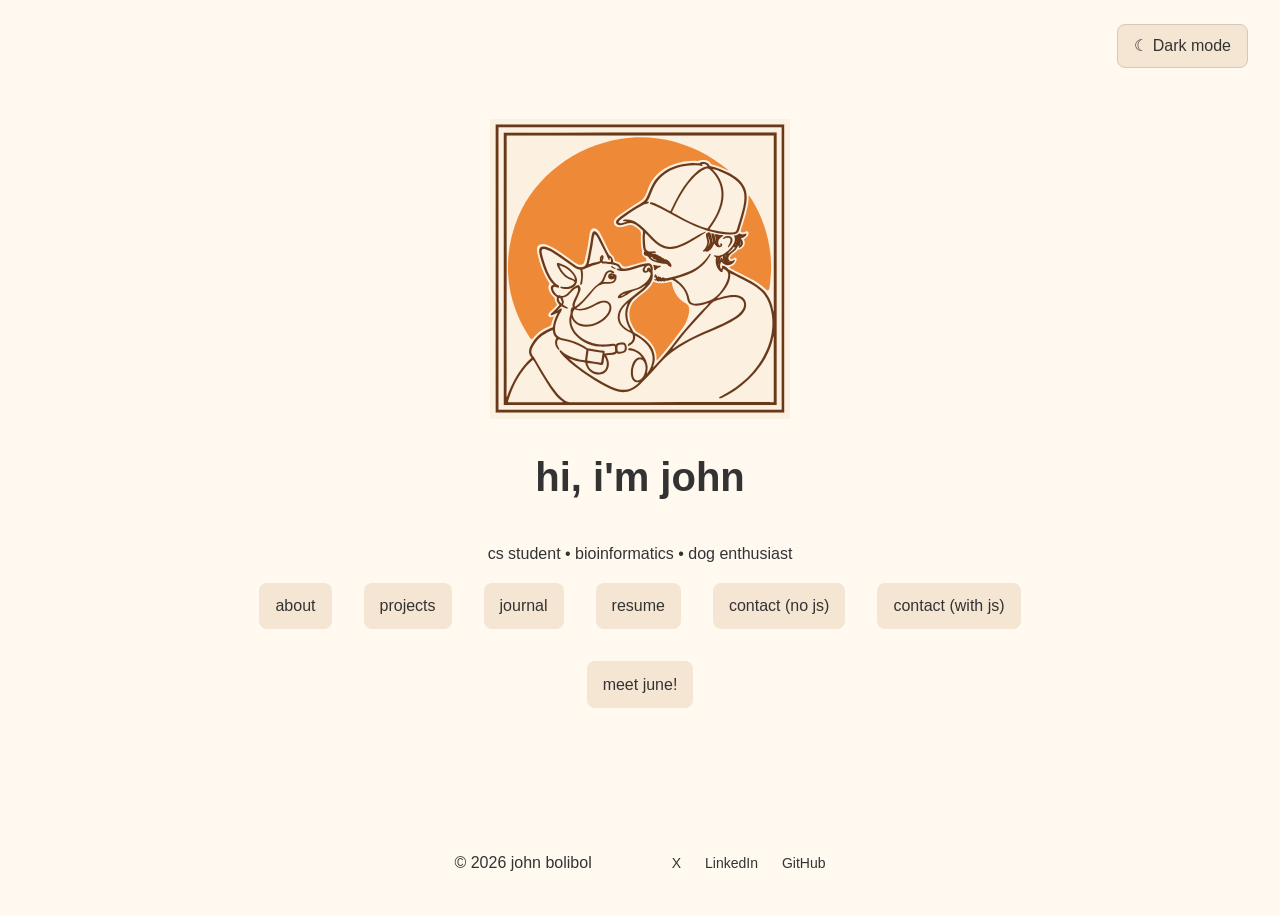
<file: index.html>
<!DOCTYPE html>
<html lang="en">
<head>
    <meta charset="UTF-8">
    <meta name="viewport" content="width=device-width, initial-scale=1.0">
    <title>John's Webpage - Homepage</title>
    <link rel="icon" type="image/png" href="images/logo.svg">
    <link rel="stylesheet" href="style/variables.css">
    <link rel="stylesheet" href="style/style.css">
    <link rel="stylesheet" href="style/home.css">

    <script src="theme.js" defer></script>
</head>

<body>
    <button type="button" id="theme-toggle" hidden>
    ☾ Dark mode
    </button>
    <main>
        <img class="logo" src="images/logo.svg" alt="Cartoon illustration of June, my dog">
        <h1>hi, i'm john</h1>
        <p id="description">cs student &bull; bioinformatics &bull; dog enthusiast </p>
        <nav id="homepage-navigation" aria-label="Homepage Navigation">
            <ul>
                <li><a href="about.html">about</a></li>
                <li><a href="projects.html">projects</a></li>
                <li><a href="journal.html">journal</a></li>
                <li><a href="resume.html">resume</a></li>
                <li><a href="form-no-js.html">contact (no js)</a></li>
                <li><a href="form-with-js.html">contact (with js)</a></li>
                <li class="meetjune"><a href="meetjune.html">meet june!</a></li>
            </ul>
        </nav>

        <hello-world></hello-world>
    </main>

    <footer>
    <p>&copy; 2026 john bolibol</p>
    <nav aria-label="Social Media">
        <a href="https://x.com">X</a>
        <a href="https://linkedin.com">LinkedIn</a>
        <a href="https://github.com">GitHub</a>
    </nav>
    </footer>

    <script>
        class HelloWorld extends HTMLElement {
            connectedCallback() {
                console.log("Hello World!");
            }
        }

        customElements.define("hello-world", HelloWorld);
    </script>
</body>
</html>
</file>
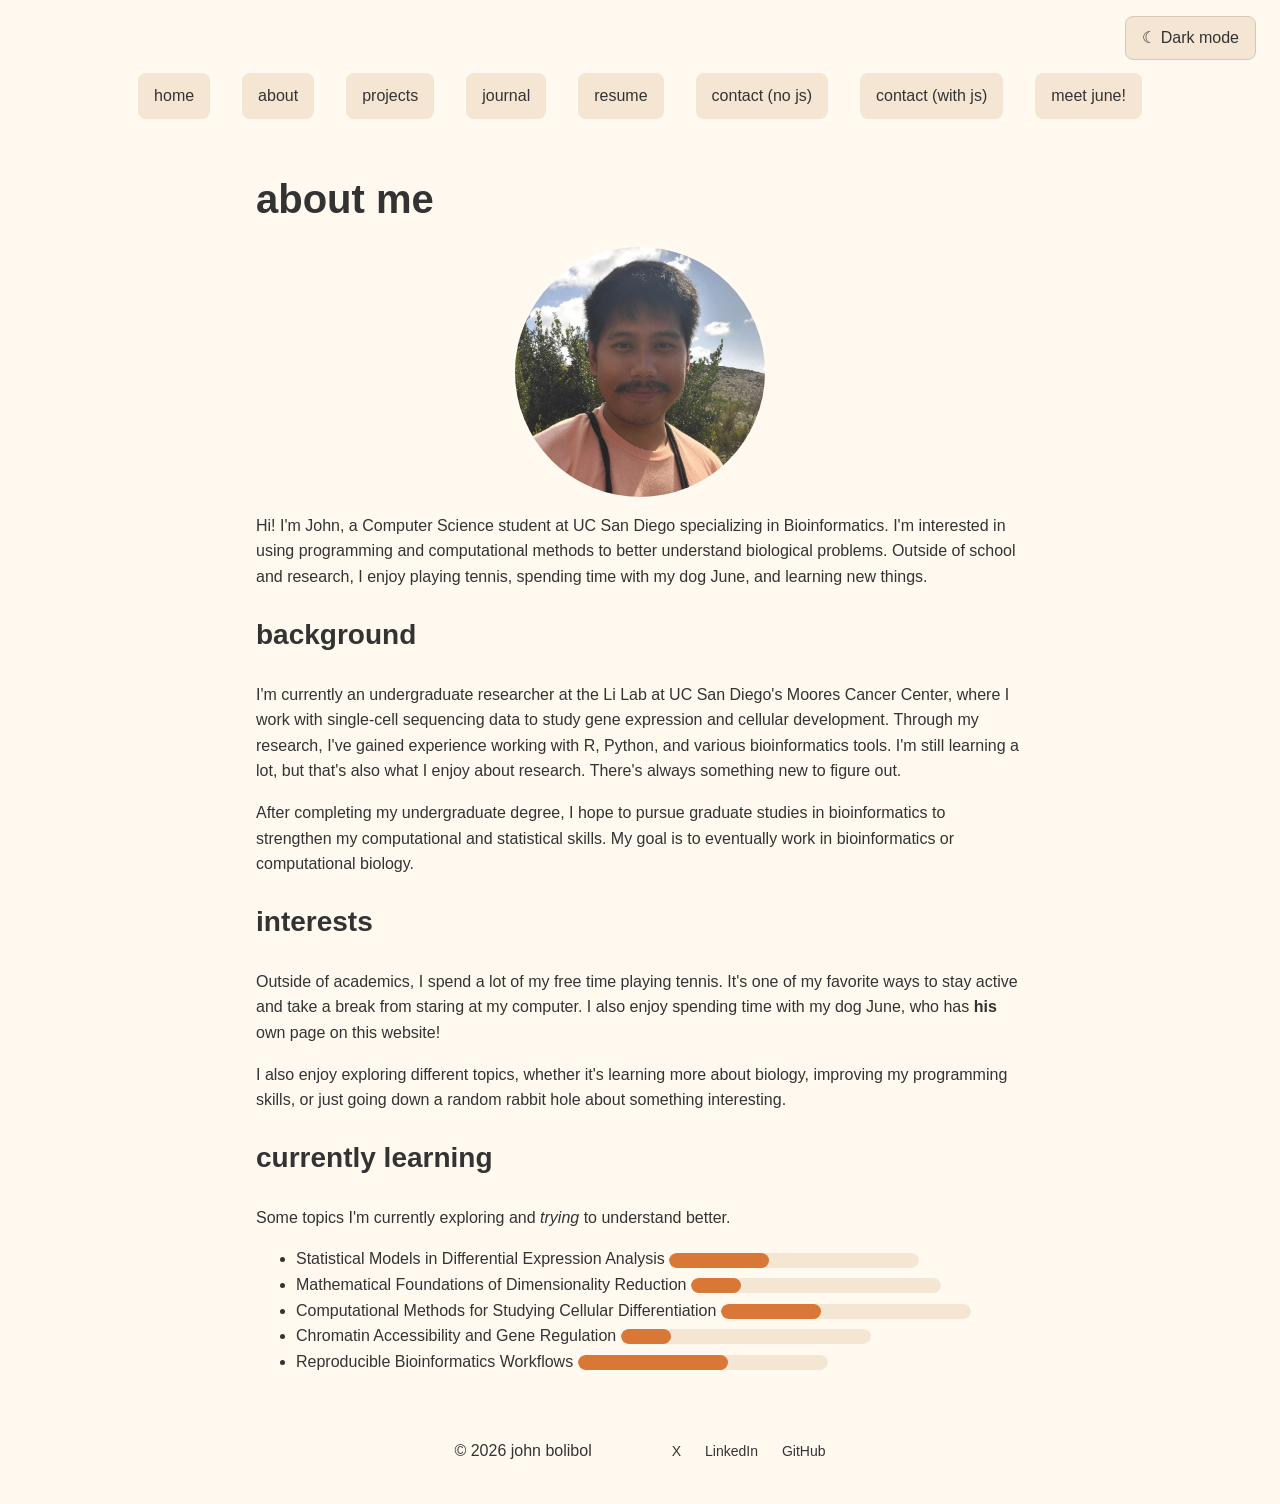
<file: about.html>
<!DOCTYPE html>
<html lang="en">
<head>
    <meta charset="UTF-8">
    <meta name="viewport" content="width=device-width, initial-scale=1.0">
    <title>John's Webpage - About Me</title>
    <link rel="icon" type="image/png" href="images/logo.svg">
    <link rel="stylesheet" href="style/variables.css">
    <link rel="stylesheet" href="style/style.css">
    <link rel="stylesheet" href="style/about.css">

    <script src="theme.js" defer></script>
</head>
<body>
    <header>
        <button type="button" id="theme-toggle" hidden>
        ☾ Dark mode
        </button>
        <nav aria-label="Main Navigation">
            <ul class="desktop-nav">
                <li><a href="index.html">home</a></li>
                <li><a href="about.html">about</a></li>
                <li><a href="projects.html">projects</a></li>
                <li><a href="journal.html">journal</a></li>
                <li><a href="resume.html">resume</a></li>
                <li><a href="form-no-js.html">contact (no js)</a></li>
                <li><a href="form-with-js.html">contact (with js)</a></li>
                <li><a href="meetjune.html">meet june!</a> </li>
            </ul>

            <details class="mobile-nav">
                <summary>☰ Menu </summary>

                <ul>
                <li><a href="index.html">home</a></li>
                <li><a href="about.html">about</a></li>
                <li><a href="projects.html">projects</a></li>
                <li><a href="journal.html">journal</a></li>
                <li><a href="resume.html">resume</a></li>
                <li><a href="form-no-js.html">contact (no js)</a></li>
                <li><a href="form-with-js.html">contact (with js)</a></li>
                <li><a href="meetjune.html">meet june!</a> </li>
            </ul>
            </details>
        </nav>
    </header>

    <main>
        <h1>about me</h1>

        <div>
            <img id="selfie" src="images/selfie.png" alt="A photo of myself">
        
            <!--Short intro of who i am--> 
            <p class="introduction">Hi! I'm John, a Computer Science student at UC San Diego
        specializing in Bioinformatics. I'm interested in using
        programming and computational methods to better understand
        biological problems. Outside of school and research, I enjoy
        playing tennis, spending time with my dog June, and learning
        new things.</p>
        </div>
        
        <section>
            <h2>background</h2>
            <p>I'm currently an undergraduate researcher at the Li Lab
        at UC San Diego's Moores Cancer Center, where I work with
        single-cell sequencing data to study gene expression and
        cellular development. Through my research, I've gained
        experience working with R, Python, and various bioinformatics
        tools. I'm still learning a lot, but that's also what I enjoy
        about research. There's always something new to figure out.
            </p>

            <p>After completing my undergraduate degree, I hope to pursue
        graduate studies in bioinformatics to strengthen my
        computational and statistical skills. My goal is to eventually
        work in bioinformatics or computational biology.</p>
        </section>

        <section>
            <h2>interests</h2>
            <p>
                Outside of academics, I spend a lot of my free time playing
                tennis. It's one of my favorite ways to stay active and take
                a break from staring at my computer. I also enjoy spending
                time with my dog June, who has <b>his</b> own page on this website!
            </p>

            <p>
                I also enjoy exploring different topics, whether it's
                learning more about biology, improving my programming skills,
                or just going down a random rabbit hole about something
                interesting.
            </p>
        </section>

        <section>
            <h2>currently learning</h2>

            <p>Some topics I'm currently exploring and <em>trying</em> to understand better.</p>

            <ul>
                <li>
                    <label for="statistics">Statistical Models in Differential Expression Analysis</label>
                    <progress id="statistics" value="2" max="5">2 out of 5 milestones</progress>
                </li>

                <li>
                    <label for="dimensionality">Mathematical Foundations of Dimensionality Reduction</label>
                    <progress id="dimensionality" value="1" max="5">1 out of 5 milestones</progress>
                </li>

                <li>
                    <label for="differentiation">Computational Methods for Studying Cellular Differentiation</label>
                    <progress id="differentiation" value="2" max="5">2 out of 5 milestones</progress>
                </li>

                <li>
                    <label for="chromatin">Chromatin Accessibility and Gene Regulation</label>
                    <progress id="chromatin" value="1" max="5">1 out of 5 milestones</progress>
                </li>

                <li>
                    <label for="workflows">Reproducible Bioinformatics Workflows</label>
                    <progress id="workflows" value="3" max="5">3 out of 5 milestones</progress>
                </li>
            </ul>
        </section>
    </main>

    <footer>
    <p>&copy; 2026 john bolibol</p>
    <nav aria-label="Social Media">
        <a href="https://x.com">X</a>
        <a href="https://linkedin.com">LinkedIn</a>
        <a href="https://github.com">GitHub</a>
    </nav>
    </footer>
</body>
</html>
</file>
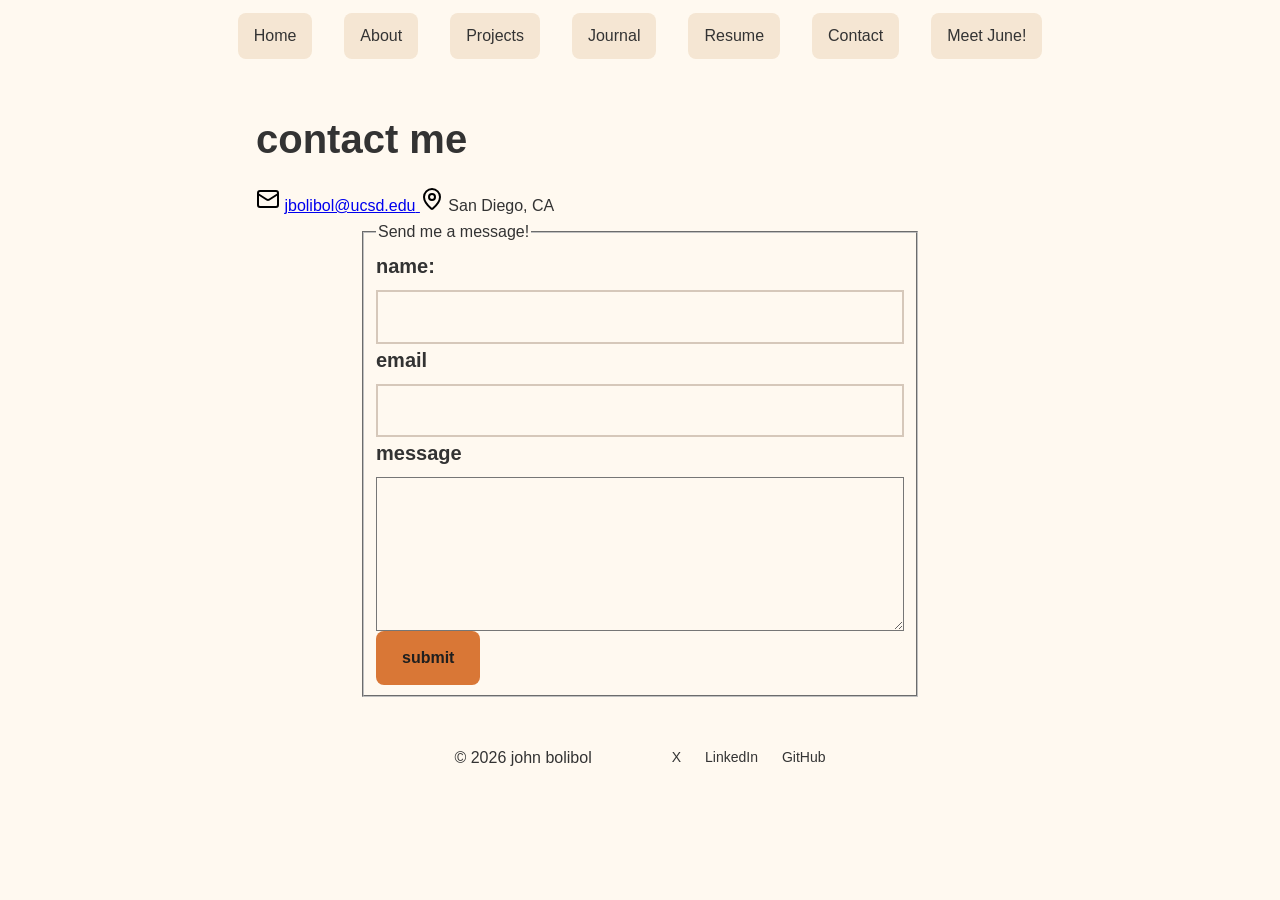
<file: contact.html>
<!DOCTYPE html>
<html lang="en">
<head>
    <meta charset="UTF-8">
    <meta name="viewport" content="width=device-width, initial-scale=1.0">
    <title>John's Webpage - Contact Me</title>
    <link rel="icon" type="image/png" href="images/logo.svg">
    <link rel="stylesheet" href="style/style.css">
    <link rel="stylesheet" href="style/variables.css">
    <link rel="stylesheet" href="style/contact.css">
</head>
<body>
    <header>
        <nav aria-label="Main Navigation">
            <ul class="desktop-nav">
                <li><a href="index.html">Home</a></li>
                <li><a href="about.html">About</a></li>
                <li><a href="projects.html">Projects</a></li>
                <li><a href="journal.html">Journal</a></li>
                <li><a href="resume.html">Resume</a></li>
                <li><a href="contact.html">Contact</a></li>
                <li><a href="meetjune.html">Meet June!</a> </li>
            </ul>

            <details class="mobile-nav">
                <summary>☰ Menu </summary>

                <ul>
                <li><a href="index.html">Home</a></li>
                <li><a href="about.html">About</a></li>
                <li><a href="projects.html">Projects</a></li>
                <li><a href="journal.html">Journal</a></li>
                <li><a href="resume.html">Resume</a></li>
                <li><a href="contact.html">Contact</a></li>
                <li><a href="meetjune.html">Meet June!</a> </li>
            </ul>
            </details>
        </nav>
    </header>

    <main>
        <h1>contact me</h1>

        <img src="images/mail.svg" alt="Email icon" class="contact-icon">
        <a href="mailto:jbolibol@ucsd.edu">
            <span class="email">jbolibol@ucsd.edu</span>
        </a>

        <img src="images/map-pin.svg" alt="Location icon" class="contact-icon">
        <span class="location">San Diego, CA</span>

        <form id="contact" action="#" method="post">
            <fieldset>
                <legend>Send me a message!</legend>
                <label for="name">name:</label>

                <input type="text" id="name" name="name" required>

                <label for="email">email</label>

                <input type="email" id="email" name="email" required>

                <label for="message">message</label>

                <textarea id="message" name="message" rows="5" cols="40"></textarea>

                <button type="submit">submit</button>
            </fieldset>
        </form>
    </main>

    <footer>
    <p>&copy; 2026 john bolibol</p>
    <nav aria-label="Social Media">
        <a href="https://x.com">X</a>
        <a href="https://linkedin.com">LinkedIn</a>
        <a href="https://github.com">GitHub</a>
    </nav>
    </footer>
</body>
</html>
</file>
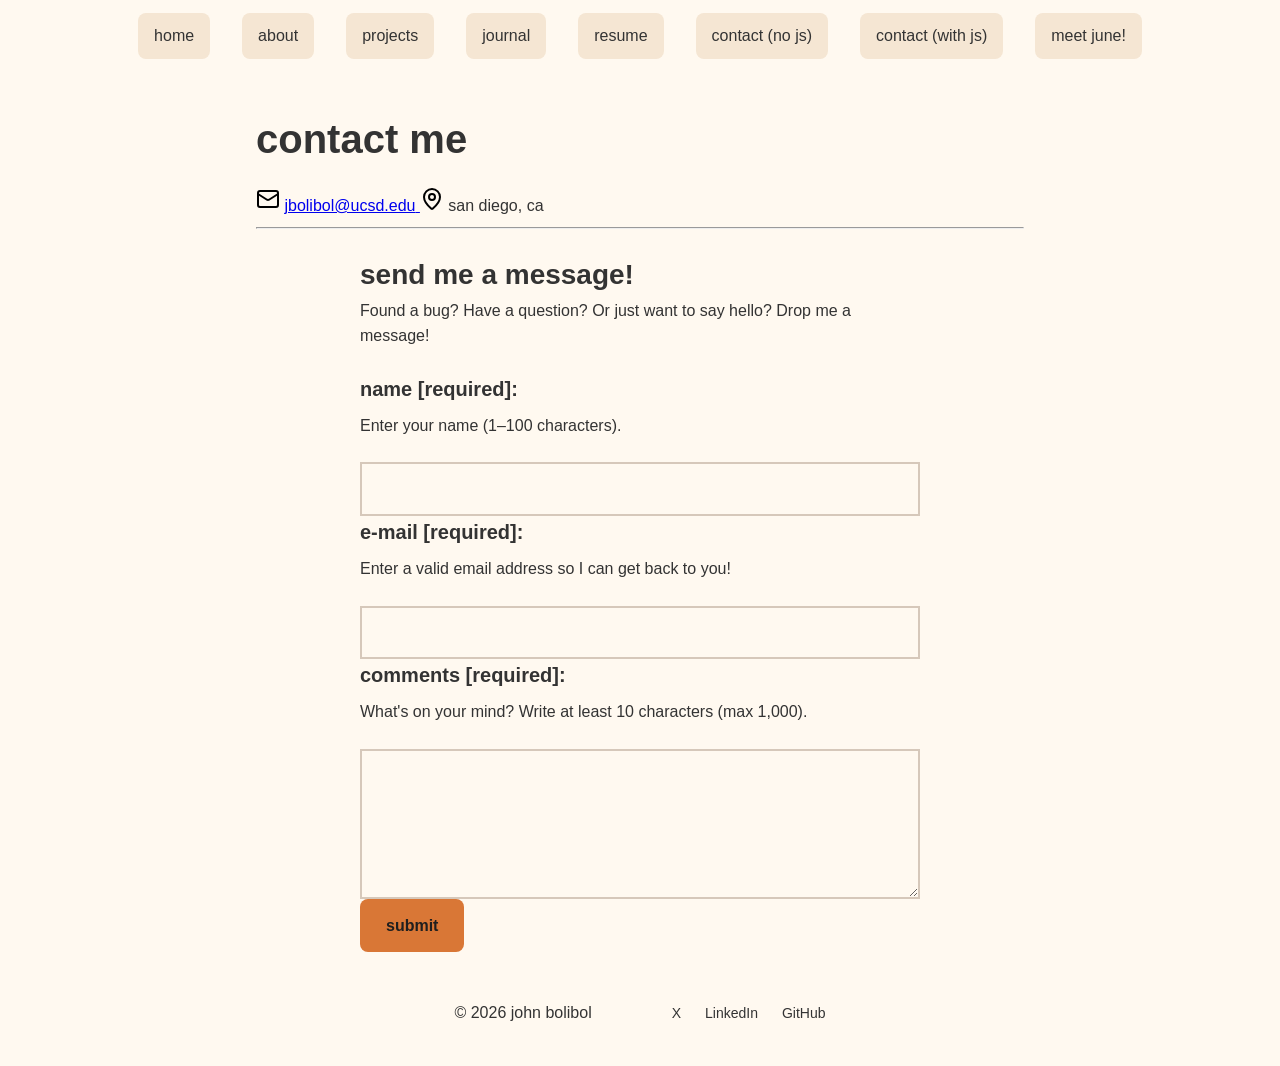
<file: form-no-js.html>
<!DOCTYPE html>
<html lang="en">
<head>
    <meta charset="UTF-8">
    <meta name="viewport" content="width=device-width, initial-scale=1.0">
    <title>John's Webpage - Contact Me</title>
    <link rel="icon" type="image/png" href="images/logo.svg">
    <link rel="stylesheet" href="style/style.css">
    <link rel="stylesheet" href="style/variables.css">
    <link rel="stylesheet" href="style/contact.css">
</head>
<body>
    <header>
        <nav aria-label="Main Navigation">
            <ul class="desktop-nav">
                <li><a href="index.html">home</a></li>
                <li><a href="about.html">about</a></li>
                <li><a href="projects.html">projects</a></li>
                <li><a href="journal.html">journal</a></li>
                <li><a href="resume.html">resume</a></li>
                <li><a href="form-no-js.html">contact (no js)</a></li>
                <li><a href="form-with-js.html">contact (with js)</a></li>
                <li><a href="meetjune.html">meet june!</a> </li>
            </ul>

            <details class="mobile-nav">
                <summary>☰ Menu </summary>

                <ul>
                <li><a href="index.html">home</a></li>
                <li><a href="about.html">about</a></li>
                <li><a href="projects.html">projects</a></li>
                <li><a href="journal.html">journal</a></li>
                <li><a href="resume.html">resume</a></li>
                <li><a href="form-no-js.html">contact (no js)</a></li>
                <li><a href="form-with-js.html">contact (with js)</a></li>
                <li><a href="meetjune.html">meet june!</a> </li>
            </ul>
            </details>
        </nav>
    </header>

    <main>
        <h1>contact me</h1>

        <img src="images/mail.svg" alt="Email icon" class="contact-icon">
        <a href="mailto:jbolibol@ucsd.edu">
            <span class="email">jbolibol@ucsd.edu</span>
        </a>

        <img src="images/map-pin.svg" alt="Location icon" class="contact-icon">
        <span class="location">san diego, ca</span>

        <hr>

        <form id="contact" action="https://httpbin.org/post" method="post">
                <h2>send me a message!</h2>
                <p>Found a bug? Have a question? Or just want to say hello? Drop me a message!</p>

                <label for="name">name [required]:</label>
                <p id="name-help">Enter your name (1–100 characters).</p>
                <input type="text" id="name" name="name" autocomplete="name" minlength="1" maxlength="100" required>

                <label for="email">e-mail [required]:</label>
                <p id="email-help">Enter a valid email address so I can get back to you!</p>
                <input type="email" id="email" name="email" autocomplete="email" required>

                <label for="comments">comments [required]:</label>
                <p id="comments-help">What's on your mind? Write at least 10 characters (max 1,000).</p>
                <textarea id="comments" name="comments" minlength="10" maxlength="1000" required></textarea>

                <input type="hidden" name="possible_bot" value="true">

                <button type="submit">submit</button>
        </form>
    </main>

    <footer>
    <p>&copy; 2026 john bolibol</p>
    <nav aria-label="Social Media">
        <a href="https://x.com">X</a>
        <a href="https://linkedin.com">LinkedIn</a>
        <a href="https://github.com">GitHub</a>
    </nav>
    </footer>
</body>
</html>
</file>
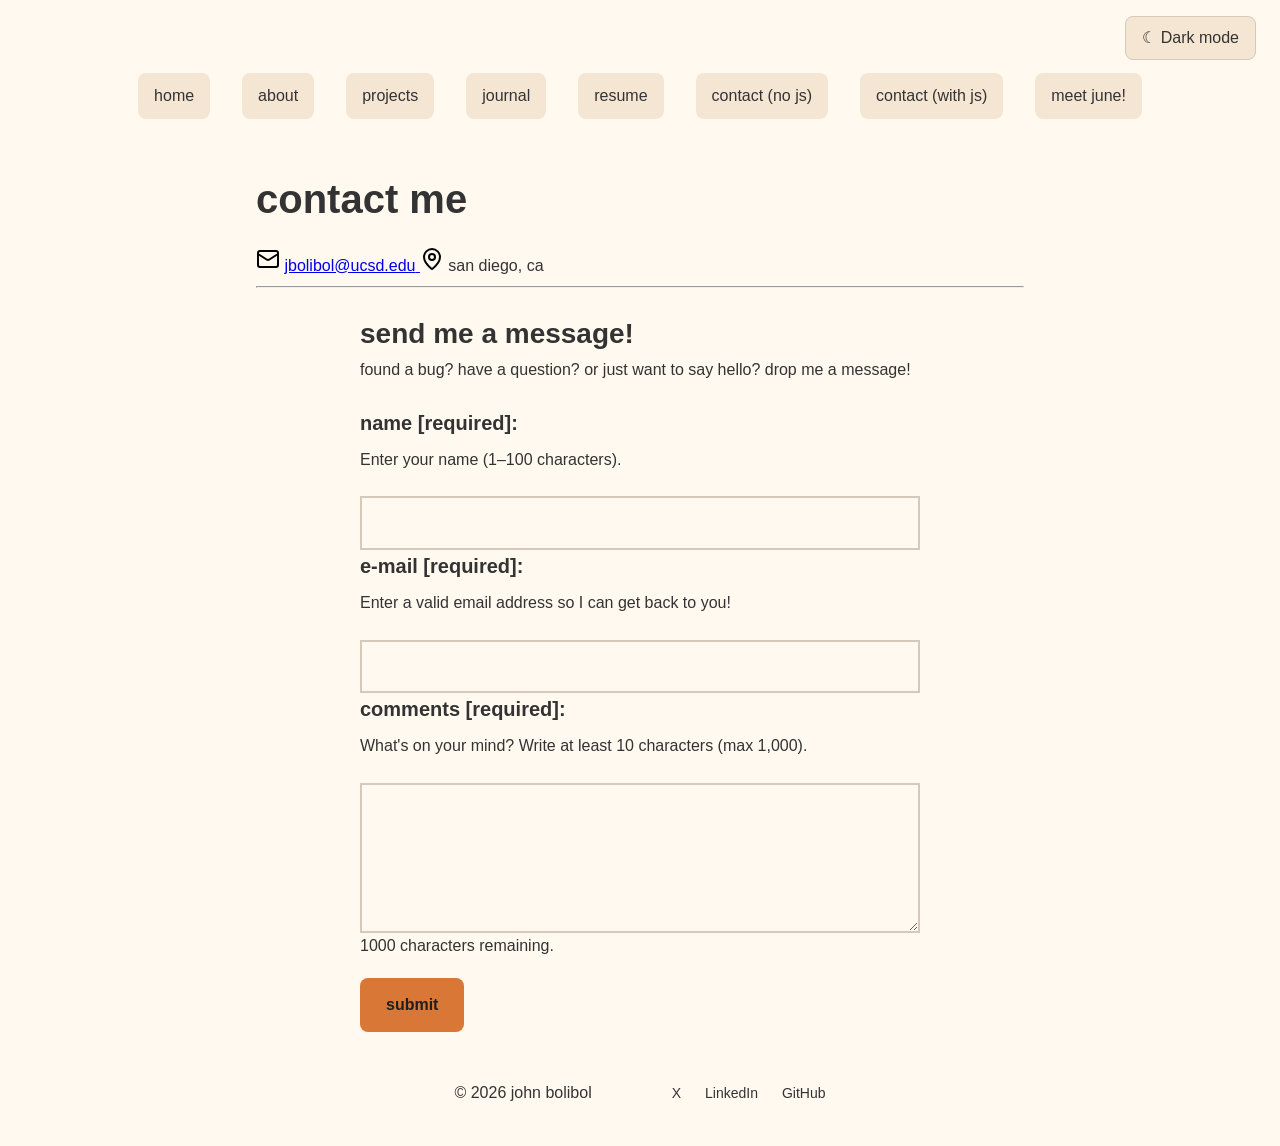
<file: form-with-js.html>
<!DOCTYPE html>
<html lang="en">
<head>
    <meta charset="UTF-8">
    <meta name="viewport" content="width=device-width, initial-scale=1.0">
    <title>John's Webpage - Contact Me</title>
    <link rel="icon" type="image/png" href="images/logo.svg">
    <link rel="stylesheet" href="style/style.css">
    <link rel="stylesheet" href="style/variables.css">
    <link rel="stylesheet" href="style/contact.css">

    <script src="form.js" defer></script>
    <script src="theme.js" defer></script>
</head>
<body>
    <header>
        <button type="button" id="theme-toggle" hidden>
        ☾ Dark mode
        </button>
        <nav aria-label="Main Navigation">
            <ul class="desktop-nav">
                <li><a href="index.html">home</a></li>
                <li><a href="about.html">about</a></li>
                <li><a href="projects.html">projects</a></li>
                <li><a href="journal.html">journal</a></li>
                <li><a href="resume.html">resume</a></li>
                <li><a href="form-no-js.html">contact (no js)</a></li>
                <li><a href="form-with-js.html">contact (with js)</a></li>
                <li><a href="meetjune.html">meet june!</a> </li>
            </ul>

            <details class="mobile-nav">
                <summary>☰ Menu </summary>

                <ul>
                <li><a href="index.html">home</a></li>
                <li><a href="about.html">about</a></li>
                <li><a href="projects.html">projects</a></li>
                <li><a href="journal.html">journal</a></li>
                <li><a href="resume.html">resume</a></li>
                <li><a href="form-no-js.html">contact (no js)</a></li>
                <li><a href="form-with-js.html">contact (with js)</a></li>
                <li><a href="meetjune.html">meet june!</a> </li>
            </ul>
            </details>
        </nav>
    </header>

    <main>
        <h1>contact me</h1>

        <img src="images/mail.svg" alt="Email icon" class="contact-icon">
        <a href="mailto:jbolibol@ucsd.edu">
            <span class="email">jbolibol@ucsd.edu</span>
        </a>

        <img src="images/map-pin.svg" alt="Location icon" class="contact-icon">
        <span class="location">san diego, ca</span>

        <hr>

        
        <form id="contact" action="https://httpbin.org/post" method="post">
            <h2>send me a message!</h2>
            <p>found a bug? have a question? or just want to say hello? drop me a message!</p>

            <label for="name">name [required]:</label>
            <p id="name-help">Enter your name (1–100 characters).</p>
            <input
                type="text"
                id="name"
                name="name"
                autocomplete="name"
                minlength="1"
                maxlength="100"
                aria-describedby="name-help error-message"
                required
            >

            <label for="email">e-mail [required]:</label>
            <p id="email-help">Enter a valid email address so I can get back to you!</p>
            <input
                type="email"
                id="email"
                name="email"
                autocomplete="email"
                aria-describedby="email-help error-message"
                required
            >

            <label for="comments">comments [required]:</label>
            <p id="comments-help">What's on your mind? Write at least 10 characters (max 1,000).</p>
            <textarea
                id="comments"
                name="comments"
                minlength="10"
                maxlength="1000"
                aria-describedby="comments-help error-message form-info"
                required
            ></textarea>

            <section id="form-info"
                aria-label="Message information"
                hidden></section>

            <section id="error-message"
                    aria-label="Form errors"
                    aria-live="polite"></section>

            <input type="hidden" name="form-errors" id="form-errors" value="[]">

            <input type="hidden" name="possible_bot" value="true">

            <button type="submit">submit</button>
        </form>

    </main>

    <footer>
    <p>&copy; 2026 john bolibol</p>
    <nav aria-label="Social Media">
        <a href="https://x.com">X</a>
        <a href="https://linkedin.com">LinkedIn</a>
        <a href="https://github.com">GitHub</a>
    </nav>
    </footer>
</body>
</html>
</file>
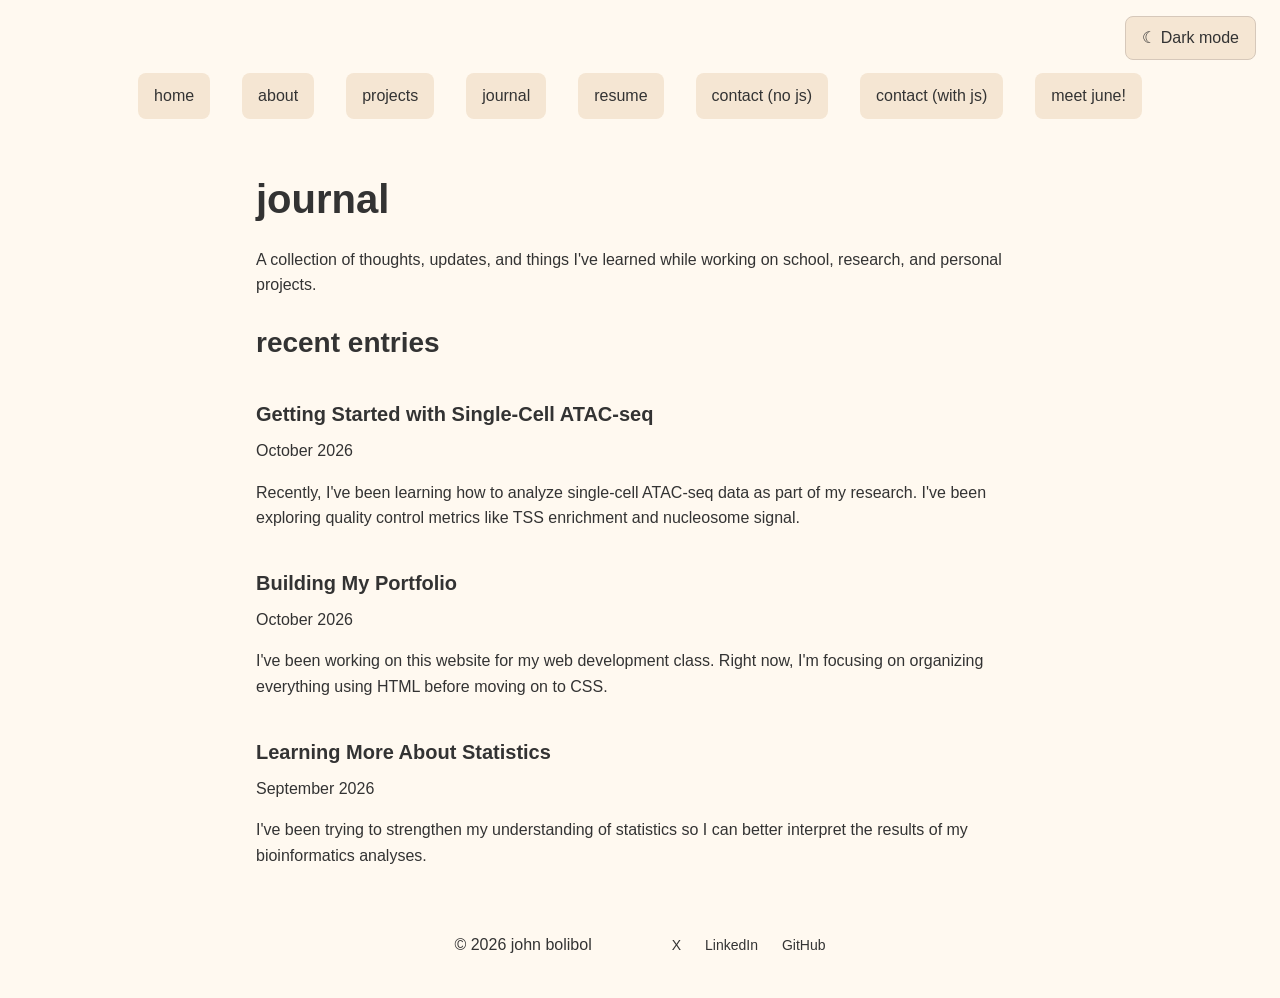
<file: journal.html>
<!DOCTYPE html>
<html lang="en">
<head>
    <meta charset="UTF-8">
    <meta name="viewport" content="width=device-width, initial-scale=1.0">
    <title>John's Webpage - Journal</title>
    <link rel="icon" type="image/png" href="images/logo.svg">
    <link rel="stylesheet" href="style/style.css">
    <link rel="stylesheet" href="style/variables.css">

    <script src="theme.js" defer></script>
</head>
<body>
    <header>
        <button type="button" id="theme-toggle" hidden>
        ☾ Dark mode
        </button>
        <nav aria-label="Main Navigation">
            <ul class="desktop-nav">
                <li><a href="index.html">home</a></li>
                <li><a href="about.html">about</a></li>
                <li><a href="projects.html">projects</a></li>
                <li><a href="journal.html">journal</a></li>
                <li><a href="resume.html">resume</a></li>
                <li><a href="form-no-js.html">contact (no js)</a></li>
                <li><a href="form-with-js.html">contact (with js)</a></li>
                <li><a href="meetjune.html">meet june!</a> </li>
            </ul>

            <details class="mobile-nav">
                <summary>☰ Menu </summary>

                <ul>
                <li><a href="index.html">home</a></li>
                <li><a href="about.html">about</a></li>
                <li><a href="projects.html">projects</a></li>
                <li><a href="journal.html">journal</a></li>
                <li><a href="resume.html">resume</a></li>
                <li><a href="form-no-js.html">contact (no js)</a></li>
                <li><a href="form-with-js.html">contact (with js)</a></li>
                <li><a href="meetjune.html">meet june!</a> </li>
            </ul>
            </details>
        </nav>
    </header>

    <main>
        <h1>journal</h1>

        <p>
            A collection of thoughts, updates, and things I've learned
            while working on school, research, and personal projects.
        </p>

        <section>
            <h2>recent entries</h2>

            <journal-entry>
                <article>
                    <header>
                        <h3>Getting Started with Single-Cell ATAC-seq</h3>
                        <time datetime="2026-10">October 2026</time>
                    </header>

                    <p>
                        Recently, I've been learning how to analyze
                        single-cell ATAC-seq data as part of my research.
                        I've been exploring quality control metrics
                        like TSS enrichment and nucleosome signal.
                    </p>
                </article>
            </journal-entry>

            <journal-entry>
                <article>
                    <header>
                        <h3>Building My Portfolio</h3>
                        <time datetime="2026-10">October 2026</time>
                    </header>

                    <p>
                        I've been working on this website for my web
                        development class. Right now, I'm focusing
                        on organizing everything using HTML before
                        moving on to CSS.
                    </p>
                </article>
            </journal-entry>

            <journal-entry>
                <article>
                    <header>
                        <h3>Learning More About Statistics</h3>
                        <time datetime="2026-09">September 2026</time>
                    </header>

                    <p>
                        I've been trying to strengthen my understanding
                        of statistics so I can better interpret the
                        results of my bioinformatics analyses.
                    </p>
                </article>
            </journal-entry>

        </section>
    </main>
    
    <footer>
    <p>&copy; 2026 john bolibol</p>
    <nav aria-label="Social Media">
        <a href="https://x.com">X</a>
        <a href="https://linkedin.com">LinkedIn</a>
        <a href="https://github.com">GitHub</a>
    </nav>
    </footer>
</body>
</html>
</file>
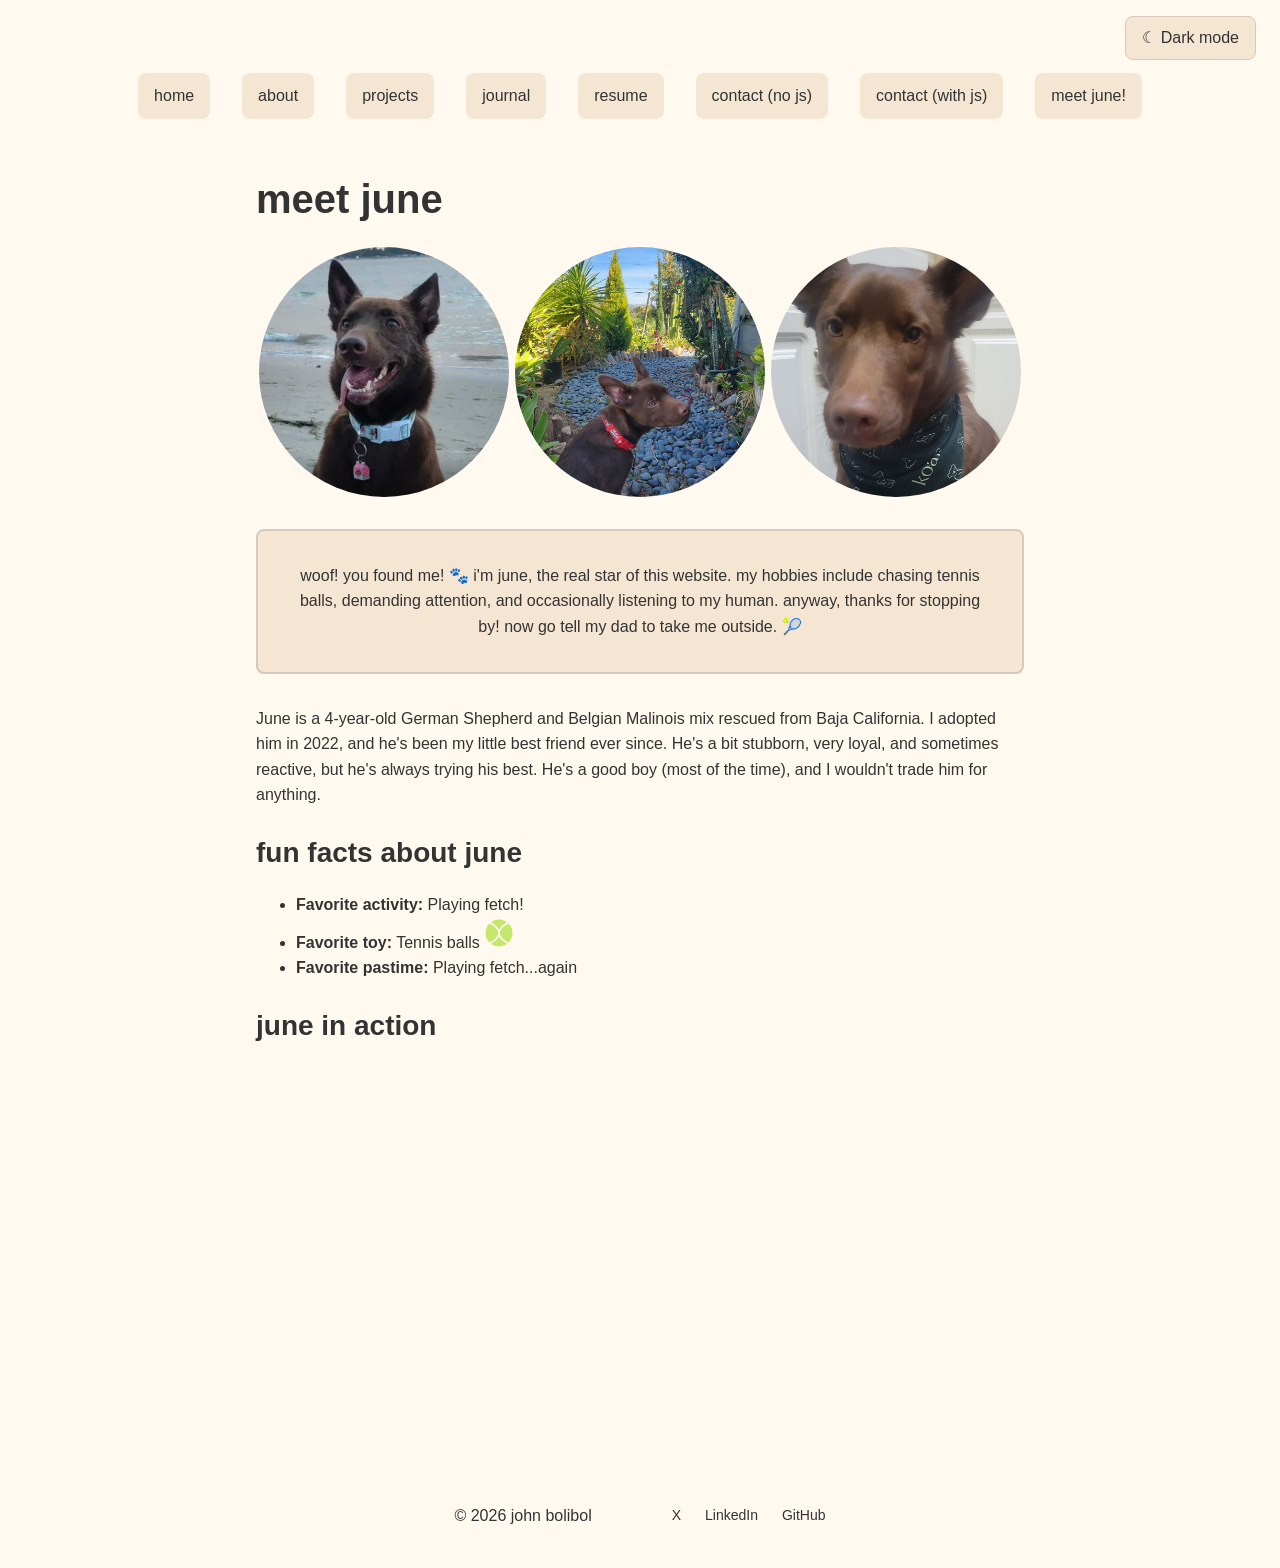
<file: meetjune.html>
<!DOCTYPE html>
<html lang="en">
<head>
    <meta charset="UTF-8">
    <meta name="viewport" content="width=device-width, initial-scale=1.0">
    <title>John's Webpage - Meet June</title>
    <link rel="icon" type="image/png" href="images/logo.svg">
    <link rel="stylesheet" href="style/style.css">
    <link rel="stylesheet" href="style/variables.css">
    <link rel="stylesheet" href="style/meetjune.css">

    <script src="theme.js" defer></script>
</head>
<body>
    <header>
        <button type="button" id="theme-toggle" hidden>
        ☾ Dark mode
        </button>
        <nav aria-label="Main Navigation">
            <ul class="desktop-nav">
                <li><a href="index.html">home</a></li>
                <li><a href="about.html">about</a></li>
                <li><a href="projects.html">projects</a></li>
                <li><a href="journal.html">journal</a></li>
                <li><a href="resume.html">resume</a></li>
                <li><a href="form-no-js.html">contact (no js)</a></li>
                <li><a href="form-with-js.html">contact (with js)</a></li>
                <li><a href="meetjune.html">meet june!</a> </li>
            </ul>

            <details class="mobile-nav">
                <summary>☰ Menu </summary>

                <ul>
                <li><a href="index.html">home</a></li>
                <li><a href="about.html">about</a></li>
                <li><a href="projects.html">projects</a></li>
                <li><a href="journal.html">journal</a></li>
                <li><a href="resume.html">resume</a></li>
                <li><a href="form-no-js.html">contact (no js)</a></li>
                <li><a href="form-with-js.html">contact (with js)</a></li>
                <li><a href="meetjune.html">meet june!</a> </li>
            </ul>
            </details>
        </nav>
    </header>

    <main>
        <h1>meet june</h1>

        <section class="june-gallery">
            <img src="images/june1.png" alt="June, my dog">
            <img src="images/june2.jpg" alt="June, my dog">
            <img src="images/june3.jpg" alt="June, my dog">
        </section>

            <dialog open>
            <p>
                woof! you found me! 🐾

                i'm june, the real star of this website. my hobbies include chasing tennis balls, demanding attention, and occasionally listening to my human.

                anyway, thanks for stopping by! now go tell my dad to take me outside. 🎾
            </p>
        </dialog>

        <p>
            June is a 4-year-old German Shepherd and Belgian Malinois mix rescued from Baja California. 
            I adopted him in 2022, and he's been my little best friend ever since. 
            He's a bit stubborn, very loyal, and sometimes reactive, but he's always trying his best. 
            He's a good boy (most of the time), and I wouldn't trade him for anything. 
        </p>

        <section>
            <h2>fun facts about june</h2>

            <ul>
                <li><strong>Favorite activity:</strong> Playing fetch!</li>
                <li><strong>Favorite toy:</strong>
                    Tennis balls
                    <svg width="30" height="30" viewBox="0 0 100 100"
                        role="img" aria-label="Tennis ball">

                        <circle cx="50" cy="50" r="45" fill="#c5e86c" />

                        <path d="M 20 15 Q 80 50 20 85"
                            fill="none"
                            stroke="white"
                            stroke-width="5" />

                        <path d="M 80 15 Q 20 50 80 85"
                            fill="none"
                            stroke="white"
                            stroke-width="5" />

                    </svg>
                </li>
                <li><strong>Favorite pastime:</strong> Playing fetch...again</li>
            </ul>
        </section>

        <section>
            <h2>june in action</h2>

            <iframe
                width="560"
                height="315"
                src="https://www.youtube.com/embed/VIDEO_ID"
                title="A video of June"
                allowfullscreen>
            </iframe>
        </section>
    </main>

    <footer>
    <p>&copy; 2026 john bolibol</p>
    <nav aria-label="Social Media">
        <a href="https://x.com">X</a>
        <a href="https://linkedin.com">LinkedIn</a>
        <a href="https://github.com">GitHub</a>
    </nav>
    </footer>
</body>
</html>
</file>
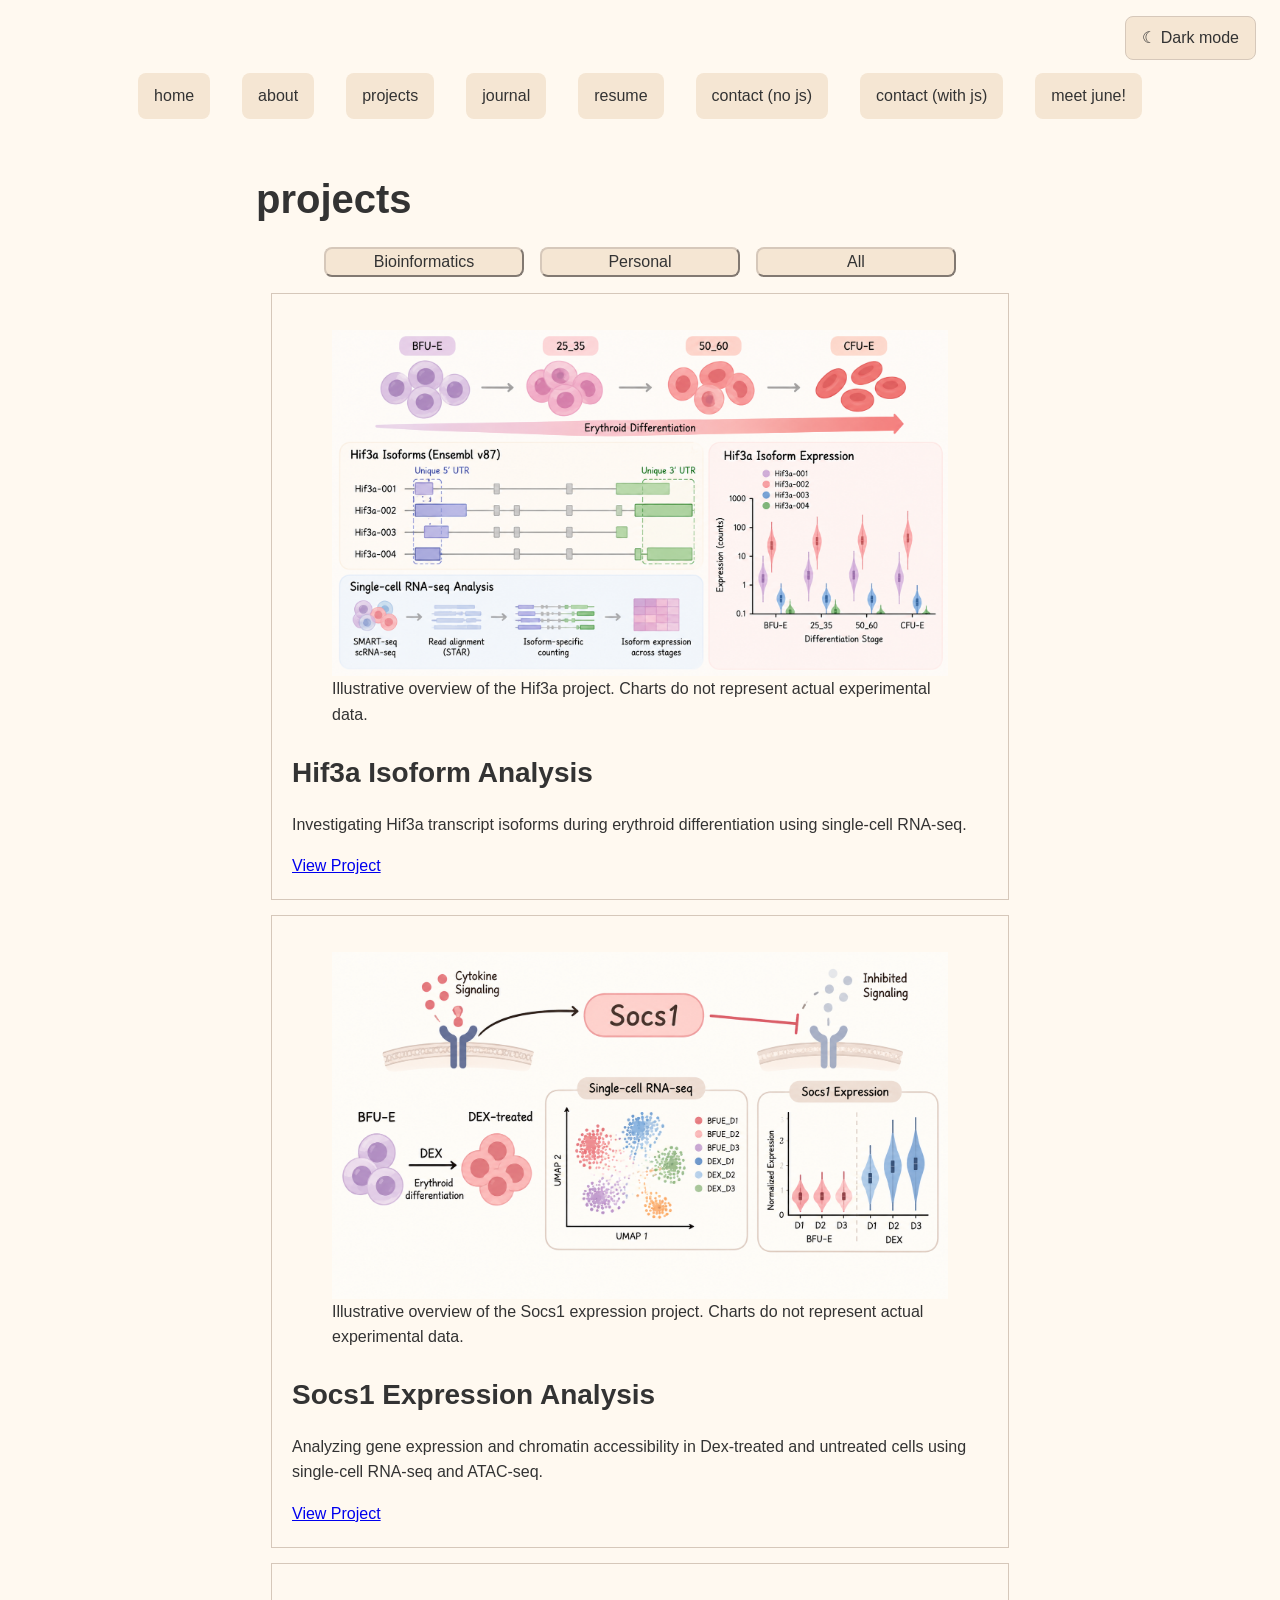
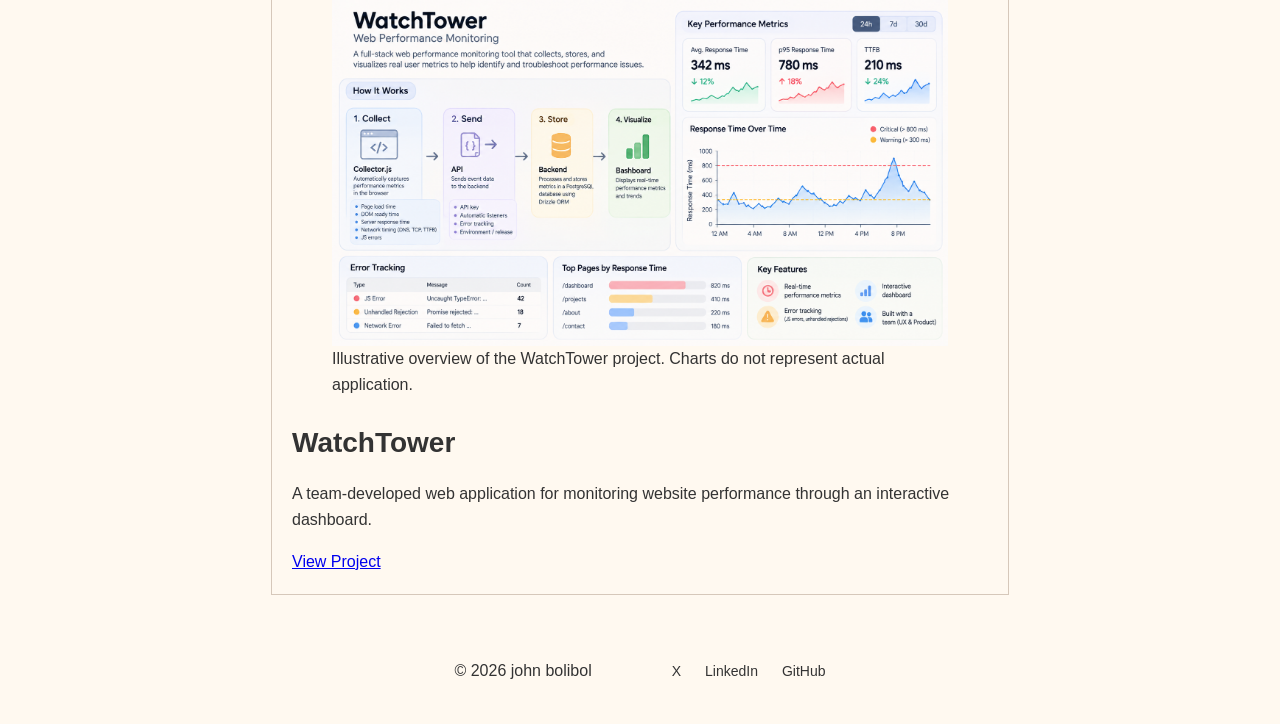
<file: projects.html>
<!DOCTYPE html>
<html lang="en">
<head>
    <meta charset="UTF-8">
    <meta name="viewport" content="width=device-width, initial-scale=1.0">
    <title>John's Webpage - Projects</title>
    <link rel="icon" type="image/png" href="images/logo.svg">
    <link rel="stylesheet" href="style/style.css">
    <link rel="stylesheet" href="style/variables.css">
    <link rel="stylesheet" href="style/projects.css">

    <script src="theme.js" defer></script>
</head>
<body>
    <header>
        <button type="button" id="theme-toggle" hidden>
        ☾ Dark mode
        </button>
        <nav aria-label="Main Navigation">
            <ul class="desktop-nav">
                <li><a href="index.html">home</a></li>
                <li><a href="about.html">about</a></li>
                <li><a href="projects.html">projects</a></li>
                <li><a href="journal.html">journal</a></li>
                <li><a href="resume.html">resume</a></li>
                <li><a href="form-no-js.html">contact (no js)</a></li>
                <li><a href="form-with-js.html">contact (with js)</a></li>
                <li><a href="meetjune.html">meet june!</a> </li>
            </ul>

            <details class="mobile-nav">
                <summary>☰ Menu </summary>

                <ul>
                <li><a href="index.html">home</a></li>
                <li><a href="about.html">about</a></li>
                <li><a href="projects.html">projects</a></li>
                <li><a href="journal.html">journal</a></li>
                <li><a href="resume.html">resume</a></li>
                <li><a href="form-no-js.html">contact (no js)</a></li>
                <li><a href="form-with-js.html">contact (with js)</a></li>
                <li><a href="meetjune.html">meet june!</a> </li>
            </ul>
            </details>
        </nav>
    </header>

    <main>
        <h1>projects</h1>

        <noscript>
            <p>
                JavaScript is disabled. Interactive project filtering
                will require JavaScript, but all projects are available
                to browse below.
            </p>
        </noscript>

        <p class="project-filters">
            <button type="button">Bioinformatics</button>
            <button type="button">Personal</button>
            <button type="button">All</button>
        </p>


        <section aria-label="Project Gallery">

            <project-card>
                <article class="bioinformatics">
                    <figure>
                    <img src="images/hif3a.webp" alt="Hif3a project">
                        <figcaption>
                            Illustrative overview of the Hif3a project.
                            Charts do not represent actual experimental data.
                        </figcaption>
                    </figure>
                    <h2>Hif3a Isoform Analysis</h2>

                    <p>
                        Investigating Hif3a transcript isoforms during
                        erythroid differentiation using single-cell RNA-seq.
                    </p>
                    <a href="projects/hif3a.html">View Project</a>
                </article>
            </project-card>

            <project-card>
                <article class="bioinformatics">
                    <figure>
                    <img src="images/socs1.png" alt="Socs1 analysis">
                        <figcaption>
                            Illustrative overview of the Socs1 expression project.
                            Charts do not represent actual experimental data.
                        </figcaption>
                    </figure>                    

                    <h2>Socs1 Expression Analysis</h2>
                    <p>
                        Analyzing gene expression and chromatin accessibility
                        in Dex-treated and untreated cells using
                        single-cell RNA-seq and ATAC-seq.
                    </p>
                    <a href="projects/socs1.html">View Project</a>
                </article>
            </project-card>

            <project-card>
                <article class="personal">
                    <figure>
                    <img src="images/watchtower.png" alt="WatchTower project">
                        <figcaption>
                            Illustrative overview of the WatchTower project.
                            Charts do not represent actual application.
                        </figcaption>
                    </figure>                      

                    <h2>WatchTower</h2>                
                    <p>
                        A team-developed web application for monitoring
                        website performance through an interactive dashboard.
                    </p>
                    <a href="projects/watchtower.html">View Project</a>
                </article>
            </project-card>
        </section>
    </main>

    <footer>
    <p>&copy; 2026 john bolibol</p>
    <nav aria-label="Social Media">
        <a href="https://x.com">X</a>
        <a href="https://linkedin.com">LinkedIn</a>
        <a href="https://github.com">GitHub</a>
    </nav>
    </footer>
</body>
</html>
</file>
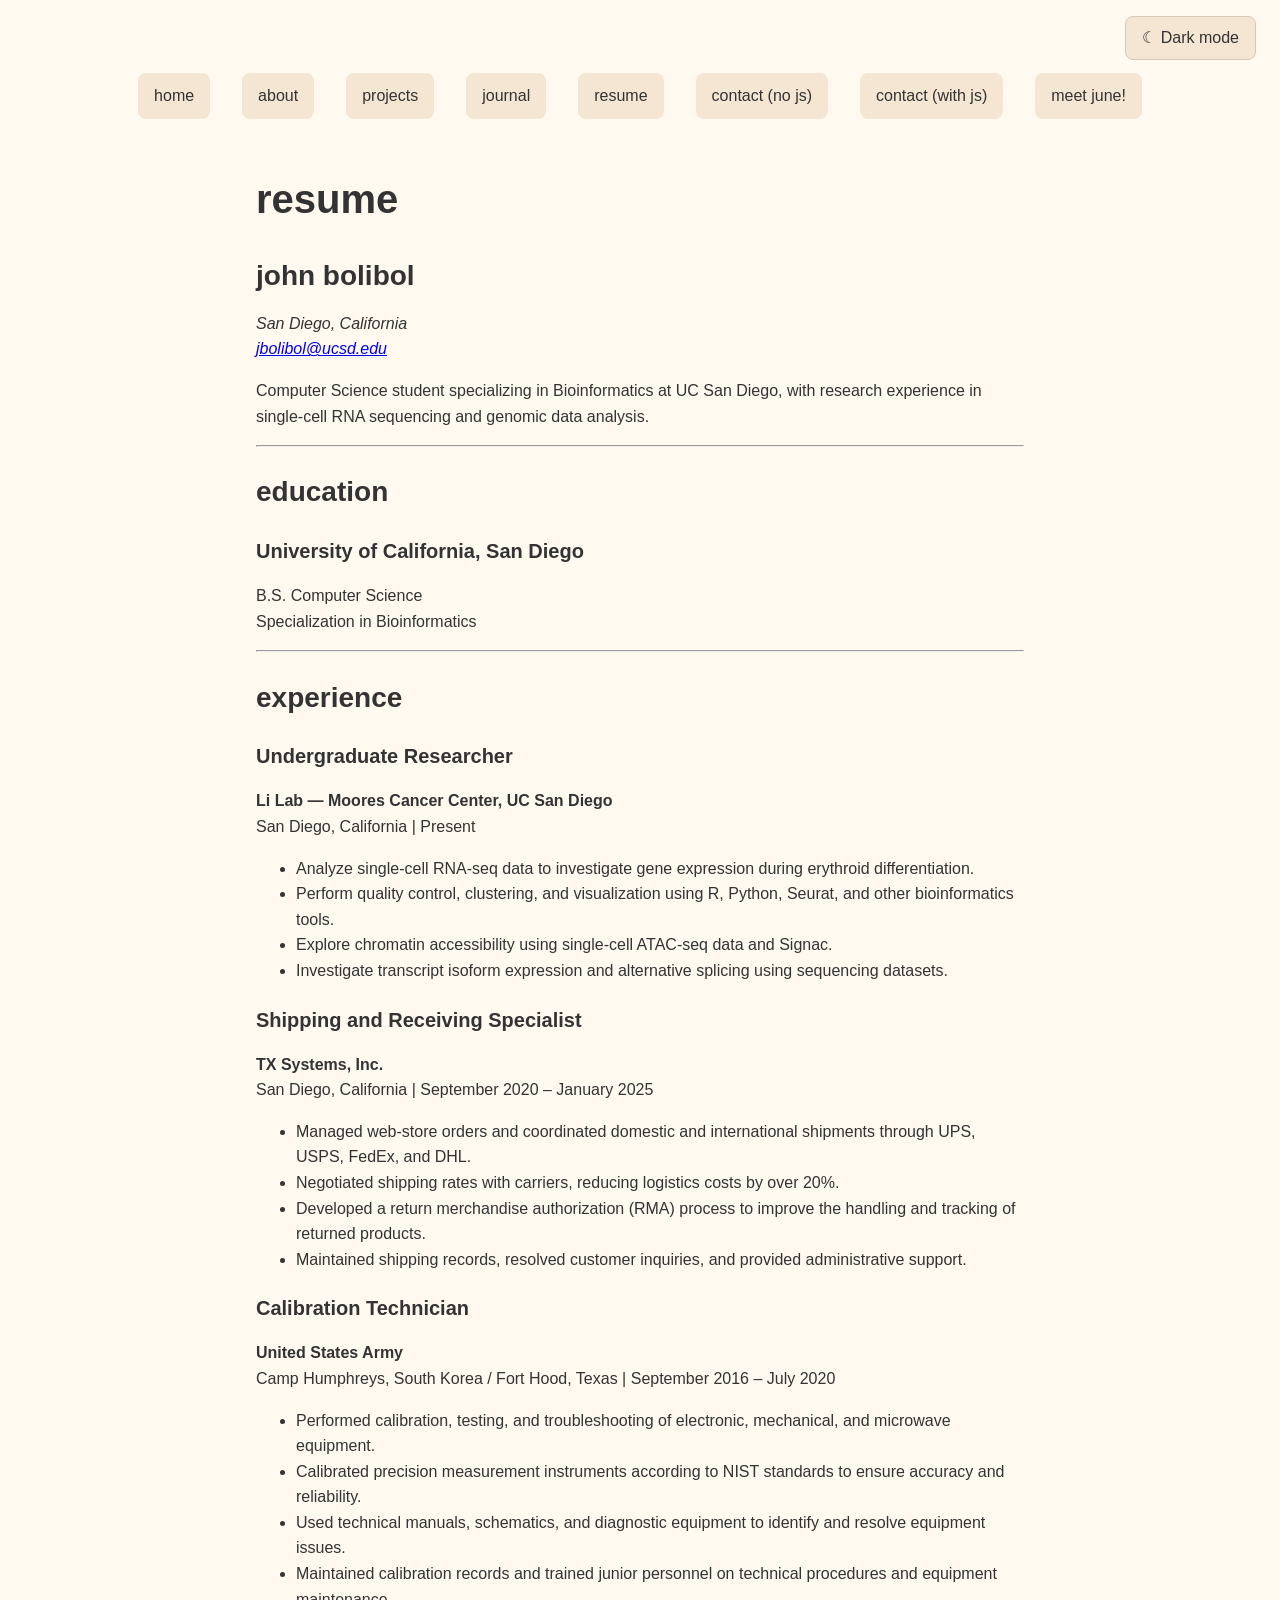
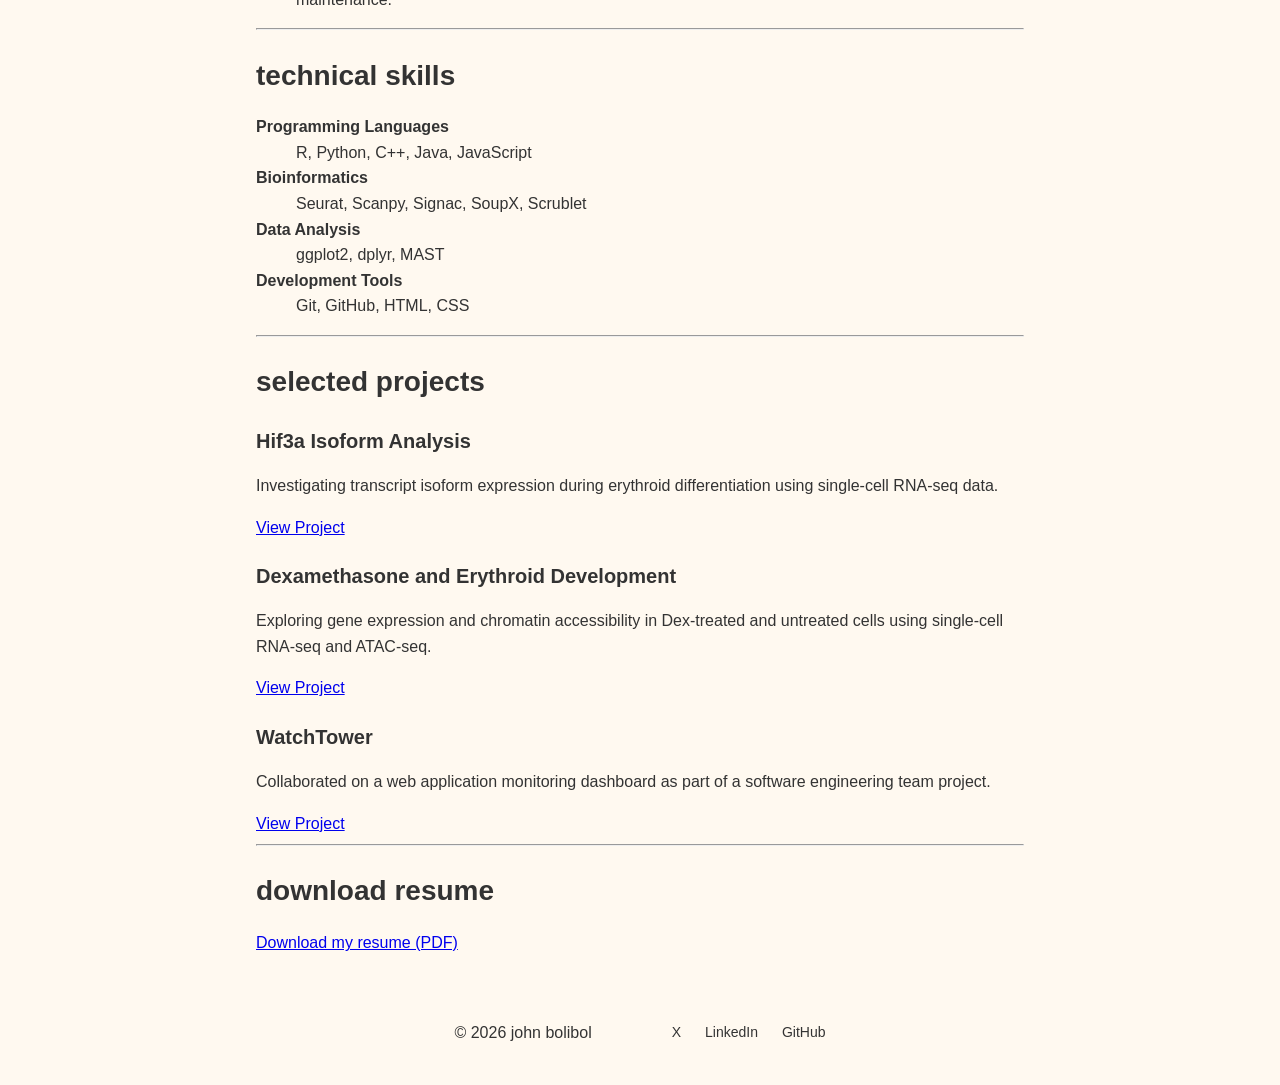
<file: resume.html>
<!DOCTYPE html>
<html lang="en">

<head>
    <meta charset="UTF-8">
    <meta name="viewport" content="width=device-width, initial-scale=1.0">
    <title>John's Webpage - Resume</title>
    <link rel="icon" type="image/png" href="images/logo.svg">
    <link rel="stylesheet" href="style/style.css">
    <link rel="stylesheet" href="style/variables.css">

    <script src="theme.js" defer></script>
</head>

<body>
    <header>
        <button type="button" id="theme-toggle" hidden>
        ☾ Dark mode
        </button>
        <nav aria-label="Main Navigation">
            <ul class="desktop-nav">
                <li><a href="index.html">home</a></li>
                <li><a href="about.html">about</a></li>
                <li><a href="projects.html">projects</a></li>
                <li><a href="journal.html">journal</a></li>
                <li><a href="resume.html">resume</a></li>
                <li><a href="form-no-js.html">contact (no js)</a></li>
                <li><a href="form-with-js.html">contact (with js)</a></li>
                <li><a href="meetjune.html">meet june!</a> </li>
            </ul>

            <details class="mobile-nav">
                <summary>☰ Menu </summary>

                <ul>
                <li><a href="index.html">home</a></li>
                <li><a href="about.html">about</a></li>
                <li><a href="projects.html">projects</a></li>
                <li><a href="journal.html">journal</a></li>
                <li><a href="resume.html">resume</a></li>
                <li><a href="form-no-js.html">contact (no js)</a></li>
                <li><a href="form-with-js.html">contact (with js)</a></li>
                <li><a href="meetjune.html">meet june!</a> </li>
            </ul>
            </details>
        </nav>
    </header>

    <main>
        <h1>resume</h1>

        <section>
            <h2>john bolibol</h2>

            <address>
                San Diego, California<br>
                <a href="mailto:jbolibol@ucsd.edu">jbolibol@ucsd.edu</a>
            </address>

            <p>
                Computer Science student specializing in Bioinformatics
                at UC San Diego, with research experience in single-cell
                RNA sequencing and genomic data analysis.
            </p>
        </section>

        <hr>

        <section>
            <h2>education</h2>

            <article>
                <h3>University of California, San Diego</h3>
                <p>
                    B.S. Computer Science<br>
                    Specialization in Bioinformatics
                </p>
            </article>
        </section>

        <hr>

       <section>
            <h2>experience</h2>

            <article>
                <h3>Undergraduate Researcher</h3>

                <p>
                    <strong>Li Lab — Moores Cancer Center, UC San Diego</strong><br>
                    San Diego, California | Present
                </p>

                <ul>
                    <li>
                        Analyze single-cell RNA-seq data to investigate
                        gene expression during erythroid differentiation.
                    </li>

                    <li>
                        Perform quality control, clustering, and visualization
                        using R, Python, Seurat, and other bioinformatics tools.
                    </li>

                    <li>
                        Explore chromatin accessibility using single-cell
                        ATAC-seq data and Signac.
                    </li>

                    <li>
                        Investigate transcript isoform expression and
                        alternative splicing using sequencing datasets.
                    </li>
                </ul>
            </article>

            <article>
                <h3>Shipping and Receiving Specialist</h3>

                <p>
                    <strong>TX Systems, Inc.</strong><br>
                    San Diego, California |
                    <time datetime="2020-09">September 2020</time> –
                    <time datetime="2025-01">January 2025</time>
                </p>

                <ul>
                    <li>
                        Managed web-store orders and coordinated domestic
                        and international shipments through UPS, USPS,
                        FedEx, and DHL.
                    </li>

                    <li>
                        Negotiated shipping rates with carriers,
                        reducing logistics costs by over 20%.
                    </li>

                    <li>
                        Developed a return merchandise authorization (RMA)
                        process to improve the handling and tracking
                        of returned products.
                    </li>

                    <li>
                        Maintained shipping records, resolved customer
                        inquiries, and provided administrative support.
                    </li>
                </ul>
            </article>

            <article>
                <h3>Calibration Technician</h3>

                <p>
                    <strong>United States Army</strong><br>
                    Camp Humphreys, South Korea / Fort Hood, Texas |
                    <time datetime="2016-09">September 2016</time> –
                    <time datetime="2020-07">July 2020</time>
                </p>

                <ul>
                    <li>
                        Performed calibration, testing, and troubleshooting
                        of electronic, mechanical, and microwave equipment.
                    </li>

                    <li>
                        Calibrated precision measurement instruments
                        according to NIST standards to ensure accuracy
                        and reliability.
                    </li>

                    <li>
                        Used technical manuals, schematics, and diagnostic
                        equipment to identify and resolve equipment issues.
                    </li>

                    <li>
                        Maintained calibration records and trained
                        junior personnel on technical procedures
                        and equipment maintenance.
                    </li>
                </ul>
            </article>

        </section>

        <hr>

        <section>
            <h2>technical skills</h2>

            <dl>
                <dt><strong>Programming Languages</strong></dt>
                <dd>R, Python, C++, Java, JavaScript</dd>

                <dt><strong>Bioinformatics</strong></dt>
                <dd>Seurat, Scanpy, Signac, SoupX, Scrublet</dd>

                <dt><strong>Data Analysis</strong></dt>
                <dd>ggplot2, dplyr, MAST</dd>

                <dt><strong>Development Tools</strong></dt>
                <dd>Git, GitHub, HTML, CSS</dd>
            </dl>
        </section>

        <hr>

        <section>
            <h2>selected projects</h2>

            <article>
                <h3>Hif3a Isoform Analysis</h3>

                <p>
                    Investigating transcript isoform expression
                    during erythroid differentiation using
                    single-cell RNA-seq data.
                </p>

                <a href="projects/hif3a.html">View Project</a>
            </article>

            <article>
                <h3>Dexamethasone and Erythroid Development</h3>

                <p>
                    Exploring gene expression and chromatin
                    accessibility in Dex-treated and untreated
                    cells using single-cell RNA-seq and ATAC-seq.
                </p>

                <a href="projects/socs1.html">View Project</a>
            </article>

            <article>
                <h3>WatchTower</h3>

                <p>
                    Collaborated on a web application monitoring
                    dashboard as part of a software engineering
                    team project.
                </p>

                <a href="projects/watchtower.html">View Project</a>
            </article>
        </section>

        <hr>

        <section>
            <h2>download resume</h2>

            <p>
                <a href="files/resume.pdf" download>
                    Download my resume (PDF)
                </a>
            </p>
        </section>

    </main>

    <footer>
        <p>&copy; 2026 john bolibol</p>

        <nav aria-label="Social Media">
            <a href="https://x.com">X</a>
            <a href="https://linkedin.com">LinkedIn</a>
            <a href="https://github.com">GitHub</a>
        </nav>
    </footer>
</body>

</html>
</file>
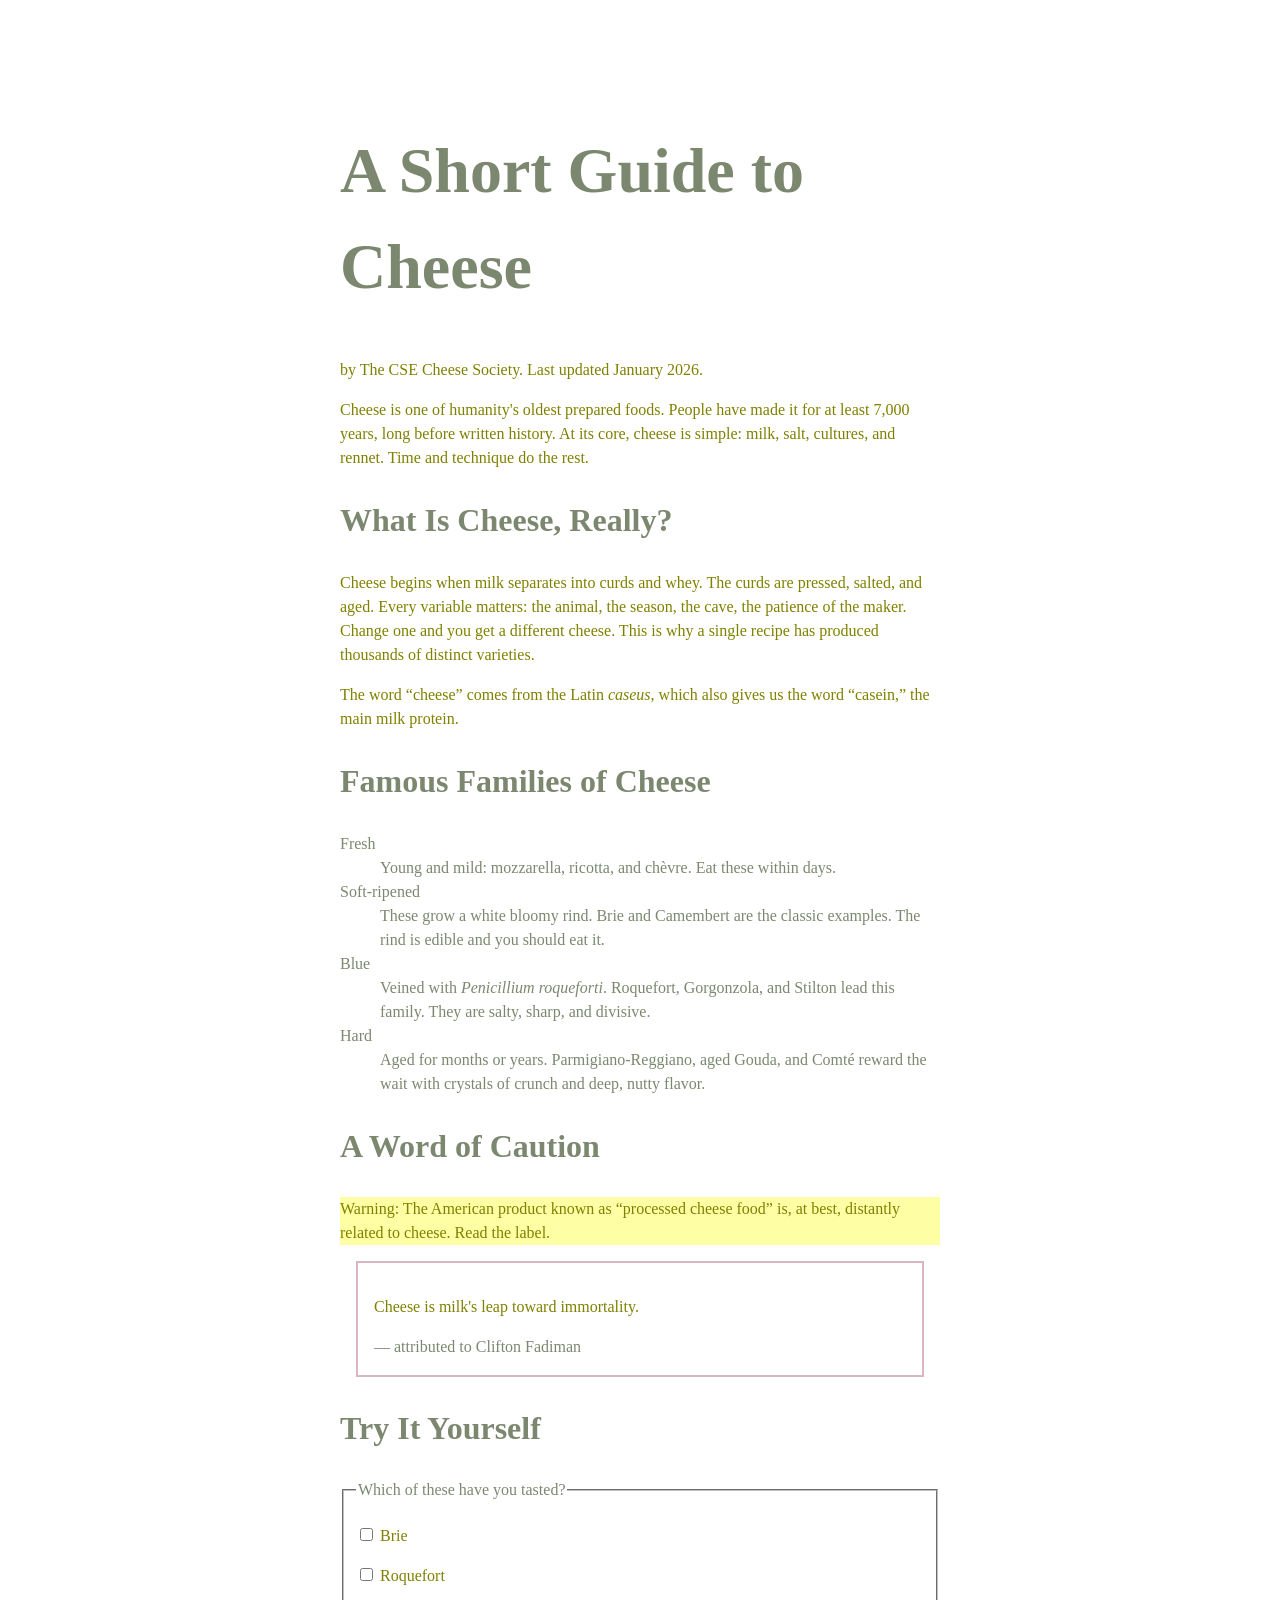
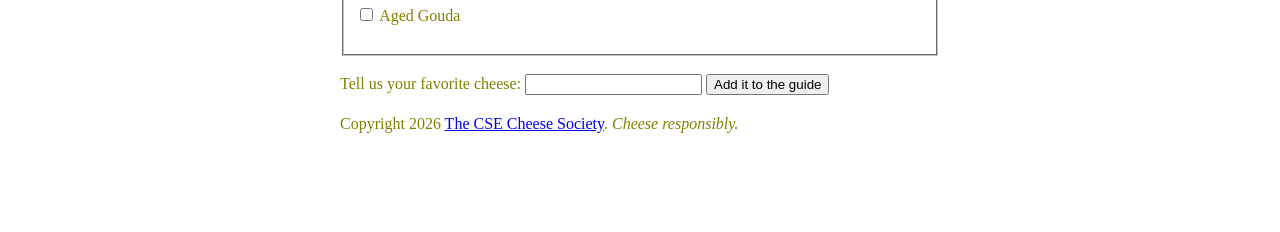
<file: part1/cheese.html>
<!DOCTYPE html>
<html lang="en">
<head>
  <meta charset="UTF-8">
  <meta name="viewport" content="width=device-width, initial-scale=1">
  <title>A Short Guide to Cheese</title>

  <link rel="stylesheet" href="cheese.css"/>
  
</head>
<body>
  <header>
    <h1>A Short Guide to Cheese</h1>
    <p>by The CSE Cheese Society. Last updated <time datetime="2026-01">January 2026</time>.</p>
  </header>

  <main>
    <article>
      <p>Cheese is one of humanity's oldest prepared foods. People have made
      it for at least 7,000 years, long before written history. At its core,
      cheese is simple: milk, salt, cultures, and rennet. Time and technique
      do the rest.</p>

      <section>
        <h2>What Is Cheese, Really?</h2>
        <p>Cheese begins when milk separates into curds and whey. The curds
        are pressed, salted, and aged. Every variable matters: the animal,
        the season, the cave, the patience of the maker. Change one and you
        get a different cheese. This is why a single recipe has produced
        thousands of distinct varieties.</p>
        <p>The word <q>cheese</q> comes from the Latin
        <span class="latin" lang="la">caseus</span>, which also gives us the word
        <q>casein,</q> the main milk protein.</p>
      </section>

      <section>
        <h2>Famous Families of Cheese</h2>

        <dl>
          <dt>Fresh</dt>
          <dd>Young and mild: mozzarella, ricotta, and
          <span lang="fr">chèvre</span>. Eat these within days.</dd>

          <dt>Soft-ripened</dt>
          <dd>These grow a white bloomy rind. Brie and Camembert are the
          classic examples. The rind is edible and you should eat it.</dd>

          <dt>Blue</dt>
          <dd>Veined with <span class="latin" lang="la">Penicillium
          roqueforti</span>. Roquefort, Gorgonzola, and Stilton lead this
          family. They are salty, sharp, and divisive.</dd>

          <dt>Hard</dt>
          <dd>Aged for months or years. Parmigiano-Reggiano, aged Gouda,
          and <span lang="fr">Comté</span> reward the wait with crystals
          of crunch and deep, nutty flavor.</dd>
        </dl>
      </section>

      <section>
        <h2>A Word of Caution</h2>
        <p id="warning">Warning: The American product known as
        <q>processed cheese food</q> is, at best, distantly related to
        cheese. Read the label.</p>

        <blockquote>
          <p>Cheese is milk's leap toward immortality.</p>
          <footer>— attributed to Clifton Fadiman</footer>
        </blockquote>
      </section>

      <section>
        <h2>Try It Yourself</h2>
        <form>
          <fieldset>
            <legend>Which of these have you tasted?</legend>
            <p><input type="checkbox" id="c-brie" name="tasted" value="brie">
               <label for="c-brie">Brie</label></p>
            <p><input type="checkbox" id="c-roquefort" name="tasted" value="roquefort">
               <label for="c-roquefort">Roquefort</label></p>
            <p><input type="checkbox" id="c-gouda" name="tasted" value="gouda">
               <label for="c-gouda">Aged Gouda</label></p>
          </fieldset>
          <p>
            <label for="fav">Tell us your favorite cheese:</label>
            <input type="text" id="fav" name="favorite">
            <button type="submit">Add it to the guide</button>
          </p>
        </form>
      </section>
    </article>
  </main>
  <footer>
    <p>Copyright 2026 <a href="https://example.com/cheese-society">The CSE
    Cheese Society</a>. <em>Cheese responsibly.</em></p>
  </footer>
</body>
</html>
</file>
<file: style/variables.css>
:root {
    /* Colors */
    --color-primary: #D97736;
    --color-secondary: #F5E6D3;
    --color-text: #333333;
    --color-background: #FFF9F0;
    --color-border: #D6C8BA;
    --color-hover: #A5B59A;

    /* Typography */
    --font-primary: "Outfit", sans-serif;

    /* Font Sizes */
    --font-small: 0.875rem;
    --font-medium: 1rem;
    --font-large: 1.5rem;
    --font-heading: 2.5rem;

    /* Spacing */
    --spacing-small: 0.5rem;
    --spacing-medium: 1rem;
    --spacing-large: 2rem;

    /* Border Radius */
    --radius-small: 0.5rem;
    --radius-large: 1rem;
}

    /* Dark Theme */
    :root[data-theme="dark"] {
    --color-primary: #E99558;
    --color-secondary: #38312D;
    --color-text: #F5EDE5;
    --color-background: #211E1B;
    --color-border: #62564D;
    --color-hover: #647A5D;
}
</file>
<file: style/style.css>
body {
    background-color: var(--color-background);
    font-family: var(--font-primary);
    line-height: 1.6;
    color: var(--color-text);
}

h1 {
    font-size: 2.5rem;
    margin-bottom: 1rem;
}

h2 {
    font-size: 1.75rem;
    margin-bottom: 0.75rem;
}

h3 {
    font-size: 1.25rem;
    margin-bottom: 0.5rem;
}

p {
    font-size: 1rem;
    margin-bottom: 1rem;
}

button {
    display: flex;
    font-size: 1rem;
    padding: 0.5em 0.5em;
    align-items: center;
    justify-content: center;
    
}

main {
    box-sizing: border-box;
    max-width: 800px;
    margin: auto;
    padding: 1rem;
}

header{
    font-family: var(--font-primary);
}

footer {
    display: flex;
    gap: 5rem;
    font-family: var(--font-primary);
    font-size: var(--font-small);
    align-items: center;
    justify-content: center;
    padding: 1rem;
}

nav[aria-label="Main Navigation"] {
    display: flex;
    justify-content: center;
}

nav[aria-label="Main Navigation"] .desktop-nav {
    display: flex;
    gap: 2rem;
    list-style: none;
    flex-wrap: wrap;
    padding: 5px;
    margin: 0;
    justify-content: center;
}

nav[aria-label="Main Navigation"] .mobile-nav {
    display: none;
}

/* Targets links anywhere inside the Main Navigation */
nav[aria-label="Main Navigation"] a{
    display: block;
    padding: 0.2rem 1rem;
    background-color: var(--color-secondary);
    border-radius: var(--radius-small);
    text-decoration: none;
    color: var(--color-text);
    line-height: 2.5;
    gap: 0.625%;
}

nav[aria-label="Main Navigation"] a:hover{
    background: var(--color-hover);
    color: white;
}

@media (max-width: 768px) {

    nav[aria-label="Main Navigation"] .desktop-nav {
        display: none;
    }

    nav[aria-label="Main Navigation"] .mobile-nav {
        display: block;
        width: 400px;
        max-width: 100%;
        position: relative;
    }

    .mobile-nav summary {
        cursor: pointer;
        padding: 0.75rem;
        background-color: var(--color-secondary);
        border-radius: var(--radius-small);
        text-align: center;
        list-style: none;
    }

    .mobile-nav summary::-webkit-details-marker {
        display: none;
    }

    .mobile-nav ul {
        position: absolute;
        top: 100%;
        left: 0;
        width: 100%;
        box-sizing: border-box;
        z-index: 10;

        display: flex;
        flex-direction: column;
        gap: 0;
        list-style: none;
        padding: 0.5rem;
        margin: 0.5rem 0 0;
        background-color: var(--color-secondary);
        border-radius: var(--radius-small);
    }

    .mobile-nav li {
        margin: 0;
    }

    nav[aria-label="Main Navigation"] .mobile-nav a{
        padding: 0.5rem;
        line-height: 1.4;
        text-align: center;
    }

    footer {
        flex-direction: column;
        gap: 0.5rem;
    }
}

nav[aria-label="Social Media"] {
    display: flex;
    gap: 1.5rem;
    justify-content: center;
}

nav[aria-label="Social Media"] a {
    text-decoration: none;
    color: var(--color-text);
}

nav[aria-label="Social Media"] a:hover {
    color: var(--color-primary);
}

a:focus,
button:focus,
input:focus,
textarea:focus {
    outline: 3px solid var(--color-primary);
    outline-offset: 3px;
}

header {
    display: flex;
    flex-direction: column;
}

#theme-toggle {
    align-self: flex-end;
    margin: 0.5rem 1rem;
}

#theme-toggle {
    background-color: var(--color-secondary);
    color: var(--color-text);
    border: 1px solid var(--color-border);
    border-radius: var(--radius-small);
    padding: var(--spacing-small) var(--spacing-medium);
    font: inherit;
    cursor: pointer;
}

#theme-toggle[hidden] {
    display: none;
}

form input,
form textarea {
    background-color: var(--color-background);
    color: var(--color-text);
}
</file>
<file: style/home.css>
body {
    min-height: 100vh;
    display: flex;
    flex-direction: column;
}

main{
    flex: 1;
    display: flex;
    flex-direction: column;
    justify-content: center;
    align-items: center;
}

h1 {
    font-size: var(--font-heading);
}

#description {
    font-size: var(--font-medium);
}

nav[aria-label="Homepage Navigation"] ul{
    display: flex;
    justify-content: center;
    flex-wrap: wrap;
    list-style: none;
    gap: 2rem;
    margin: 0;
    padding: 0;
}

nav[aria-label="Homepage Navigation"] a{
    display: block;
    padding: 0.2rem 1rem;
    background-color: var(--color-secondary);
    border-radius: var(--radius-small);
    text-decoration: none;
    color: var(--color-text);
    line-height: 2.5;
    gap: 0.625%;
}

nav[aria-label="Homepage Navigation"] a:hover{
    background: var(--color-hover);
    color: var(--color-text);
    transform: scale(1.5);
}

.logo {
    display: block;
    width: 300px;
    height: auto;
    margin: 0 auto;
}

#theme-toggle {
    position: absolute;
    top: 1rem;
    right: 1rem;
}
</file>
<file: style/about.css>
#selfie {
    display: block;
    width: 250px;
    height: 250px;
    margin: 0 auto;
    object-fit: cover;
    border-radius: 50%;
}

progress {
    width: 250px;
    height: 15px;
    appearance: none;
    border: none;
    border-radius: 1rem;
    overflow: hidden;
}

progress::-webkit-progress-bar {
    background-color: var(--color-secondary);
    border-radius: 1rem;
}

progress::-webkit-progress-value {
    background-color: var(--color-primary);
    border-radius: 1rem;
}

/* Firefox */
progress::-moz-progress-bar {
    background-color: var(--color-primary);
    border-radius: 1rem;
}

/* Targets paragraphs immediately following an h2 heading */
h2 + p {
    margin-top: 1.5rem;
}
</file>
<file: style/contact.css>
form {
    display: flex;
    flex-direction: column;
    max-width: 35rem;
    margin: 0 auto;
}

form label {
    display: block;
    margin-bottom: 0.5rem;
}

form input,
form textarea {
    display: block;
    width: 100%;
    box-sizing: border-box;
    padding: 0.75em;
    margin-bottom: 0.5;
    font: inherit;
}

form textarea {
    min-height: 150px;
    resize: vertical;
}

form button {
    padding: 0.5em 1.5em;
}

form input:focus-visible,
form textarea:focus-visible,
form button:focus-visible {
    outline: 2px solid var(--color-primary);
    outline-offset: 2px;
}

form h2 {
    margin-top: 1rem;
    margin-bottom: 0;
}

form p {
    margin-top: 0;
    margin-bottom: 1.5rem;
}

form :required {
    border: 2px solid var(--color-border);
}

form :user-valid {
    border-color: #287a43;
    background-color: #f0fff4;
    color: #333333;
}

form :user-invalid {
    border-color: #b42318;
    background-color: #fff0f0;
    color: #333333;
}

form :focus-visible {
    outline: 3px solid var(--color-primary);
    outline-offset: 3px;
}

form label {
    display: block;
    font-size: 1.25rem;
    font-weight: bold;
    margin-bottom: 0.5rem;
}

form button {
    background-color: var(--color-primary);
    color: #1f1f1f;
    border: 2px solid transparent;
    border-radius: var(--radius-small);
    padding: 0.75em 1.5em;
    font: inherit;
    font-weight: 600;
    cursor: pointer;
    align-self: flex-start;
    transition: background-color 0.2s ease;
}

form button:hover {
    background-color: var(--color-hover);
}

form button:focus-visible {
    outline: 3px solid var(--color-primary);
    outline-offset: 3px;
}

#error-message {
    margin-top: 0.25rem;
    margin-bottom: 1rem;
    color: #b42318;
}

form input + p,
form textarea + p {
    margin-top: 0.25rem;
    margin-bottom: 1rem;
}

form .has-error {
    border-color: #b42318;
    background-color: #fff0f0;
}

#error-message {
    white-space: pre-line;
}

#form-info.warning {
    color: #b45309;
    font-weight: bold;
}
</file>
<file: style/meetjune.css>
iframe {
    display: block;
    width: 100%;
    max-width: 700px;
    aspect-ratio: 16 / 9;
    height: auto;
    border: 0;
}

.june-gallery{
    display: flex;
    flex-wrap: wrap;
    max-width: 100%;
    height: auto;
}

.june-gallery img {
    display: block;
    width: 250px;
    height: 250px;
    margin: 0 auto;
    object-fit: cover;
    border-radius: 50%;
}

dialog[open] {
    position: static;
    width: fit-content;
    margin: 2rem auto;
    padding: 1rem 2rem;
    border: 2px solid var(--color-border);
    border-radius: var(--radius-small);
    background-color: var(--color-secondary);
    text-align: center;
    color: var(--color-text);
}
</file>
<file: style/projects.css>
.project-filters {
    display: flex;
    justify-content: center;
    gap: 1em;
}

.project-filters button {
    background-color: var(--color-secondary);
    border-color: var(--color-border);
    border-radius: var(--radius-small);
    width: 200px;
    height: 30px;
    color: var(--color-text);
}

.project-filters button:hover {
    background-color: var(--color-hover);
    color: white;
    cursor: pointer;
}

project-card {
    display: block;
    border: 1px solid var(--color-border);
    padding: 20px;
    margin: 15px;
}

/* styles images directly nested inside figures within project cards */
project-card > article > figure > img {
    display: block;
    width: 100%;
    max-width: 100%;
    height: auto;
    object-fit: cover;
}

project-card:hover {
    transform: scale(1);
    box-shadow: 0 8px 20px rgba(0, 0, 0, 0.15);
}
</file>
<file: part1/cheese.css>
/* John Bolibol
https://github.com/jhnkb/CSE134B-HW3.git

https://coolors.co/dab6c4-7b886f-b4dc7f-feffa5-ffa0ac*/

body {
    font-family: Georgia, 'Times New Roman', Times, serif;
    line-height: 1.5;
    color: #7B886F;

    max-width: 600px;
    margin: auto;
    padding: 5rem;
}

h1 {
    font-size: 4rem;
}

h2 {
    font-size: 2rem;
}

.latin {
    font-style: italic;
}

#warning {
    background-color: #feffa5;
}

blockquote {
    border: 2px solid #DAB6C4;
    margin: 1rem;
    padding: 1rem;
}

a:hover {
    color:aqua;
}

a:focus, input:focus, button:focus {
    outline: 2px solid pink;
    outline-offset: 4px;
    border-radius: 24px;
}

p {
    color: green;
}
p {
    color: olive;
}

/*The later value wins because executes the commands from the top to bottom.
Since both selectors are changing the same property, the second color declaration
overrides the first one*/
</file>
